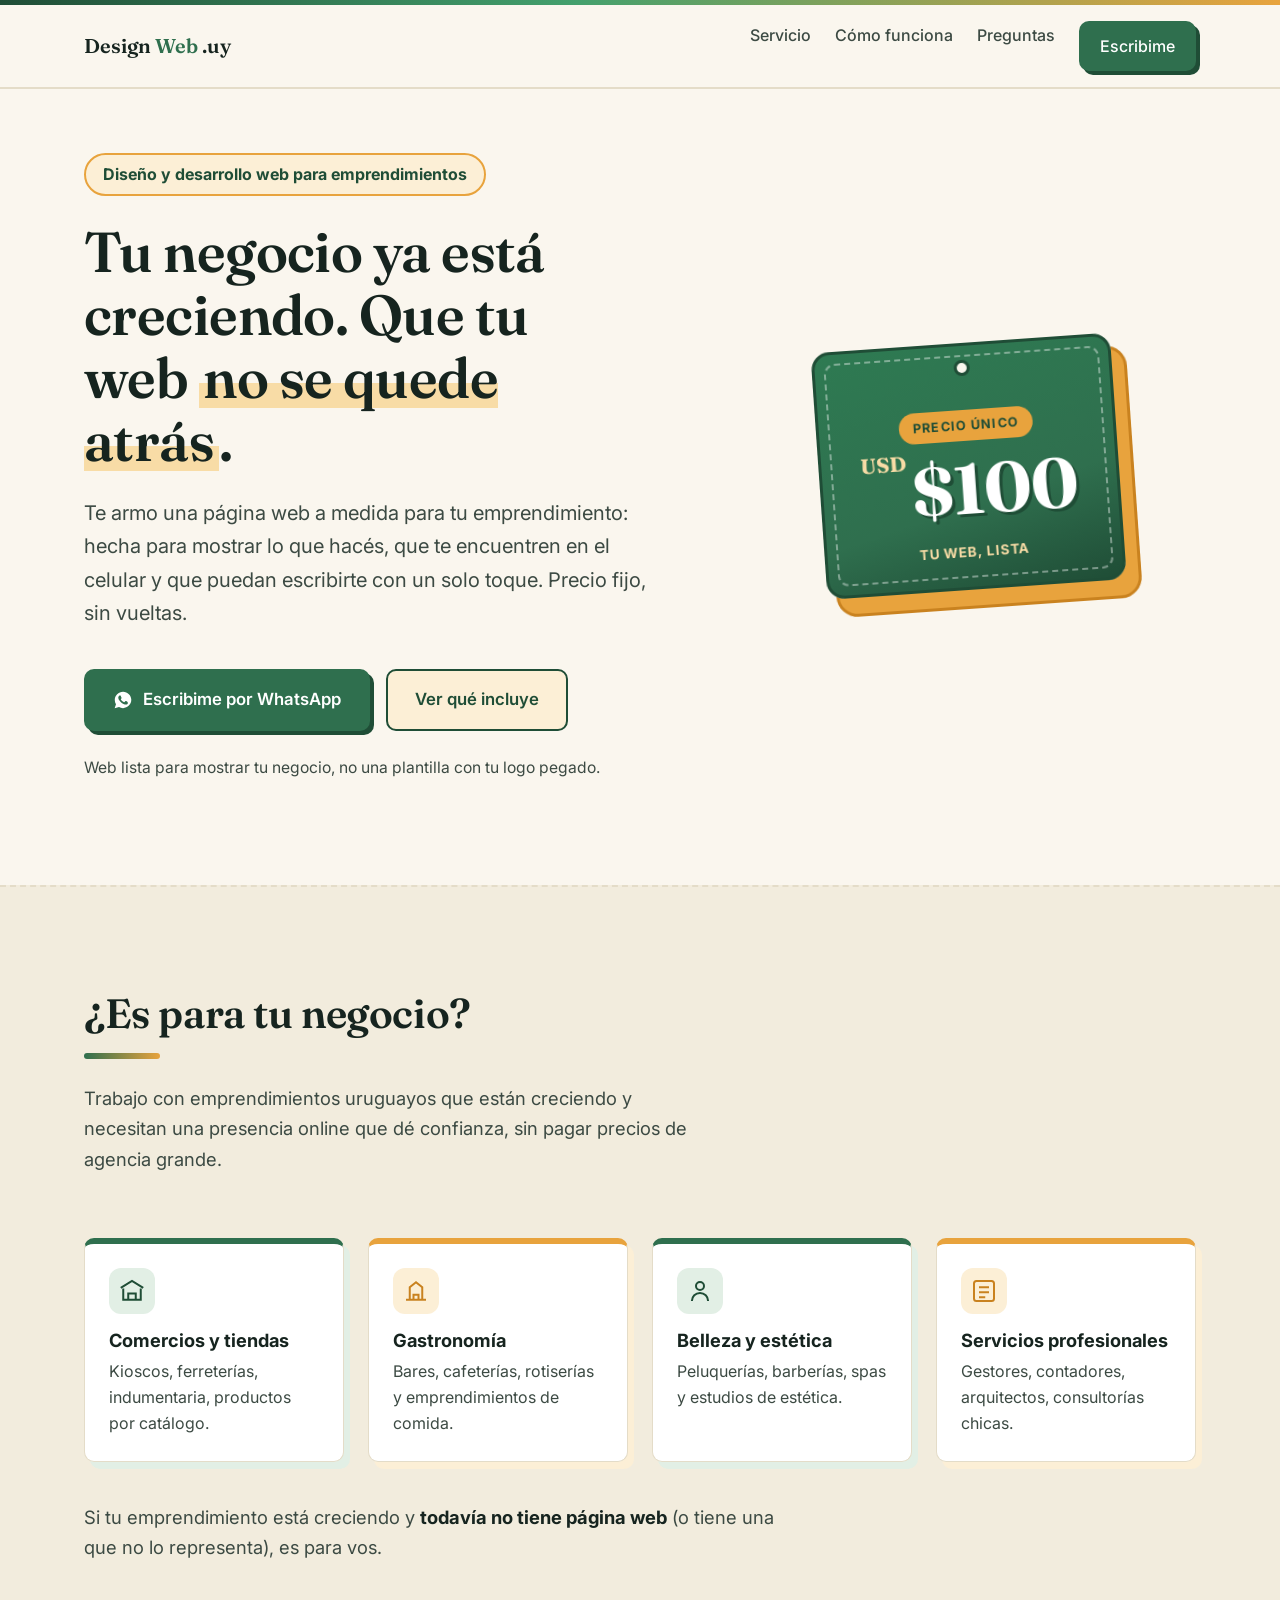
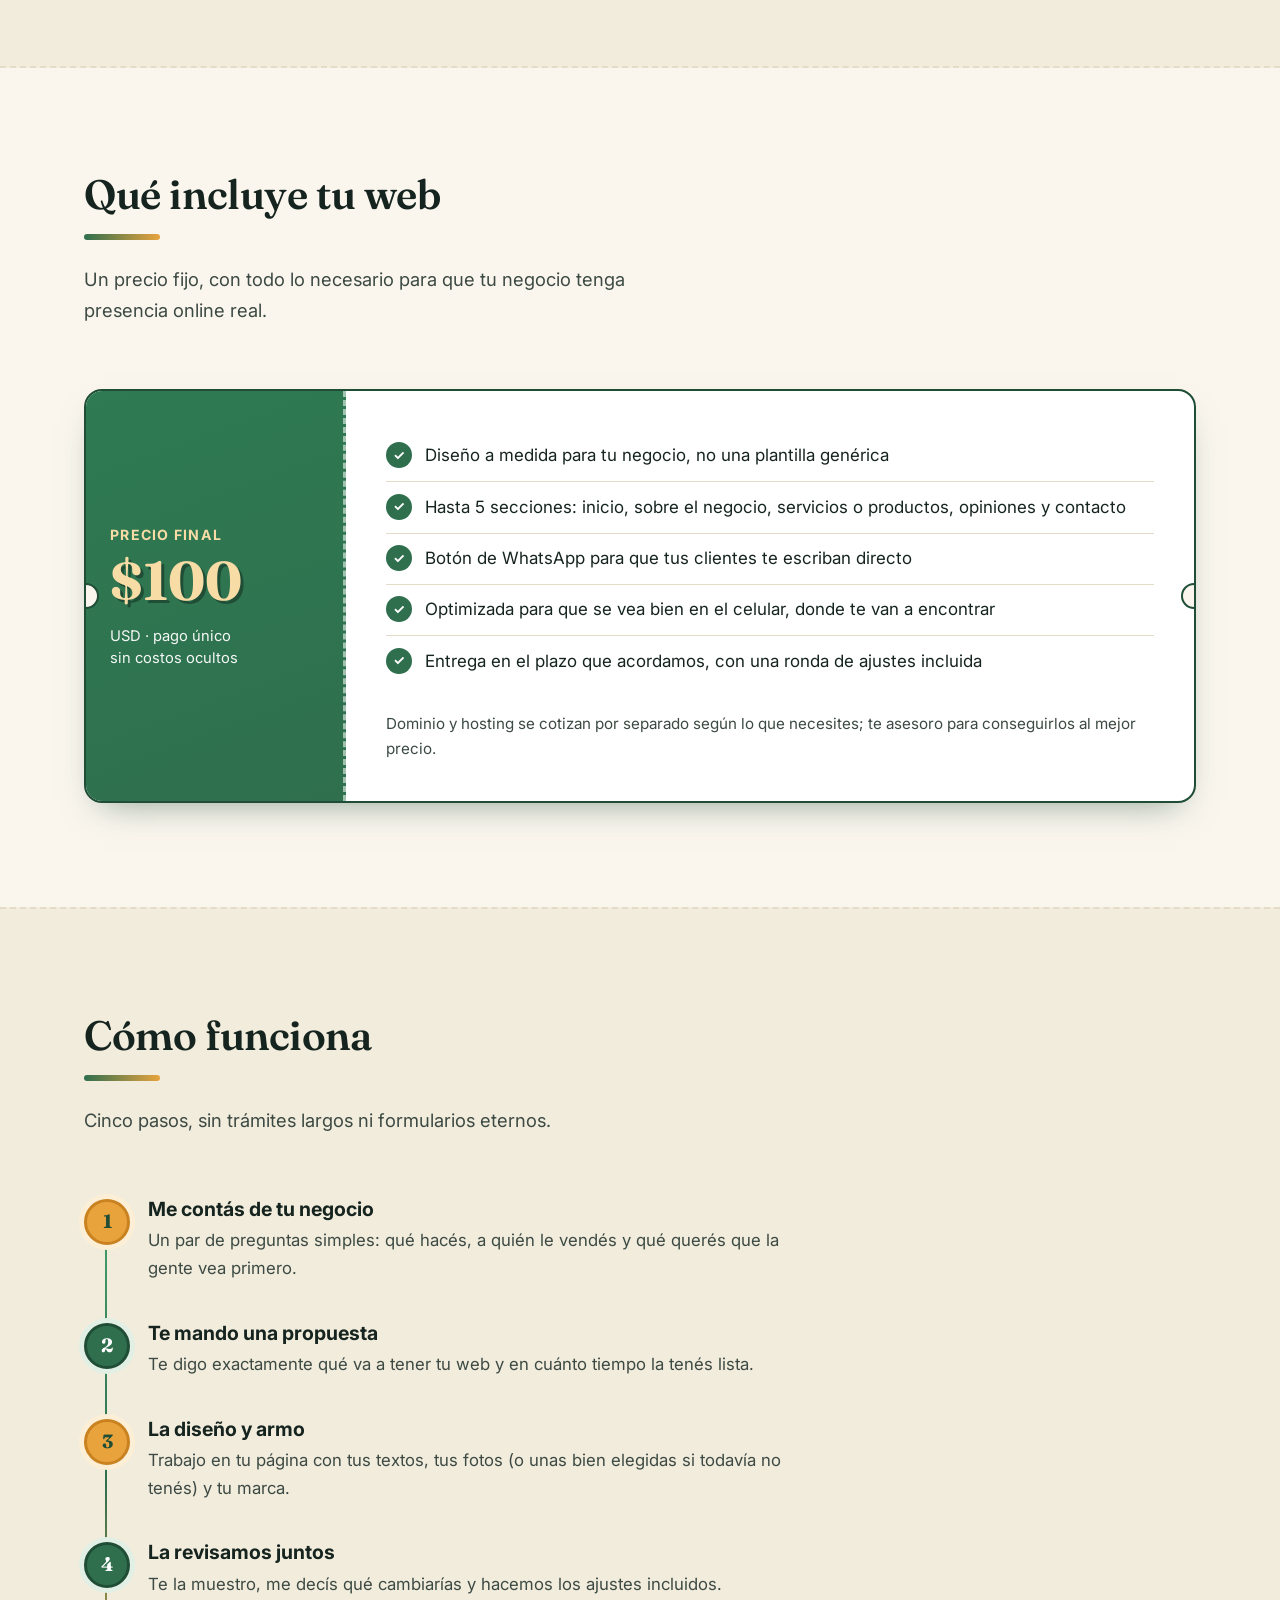
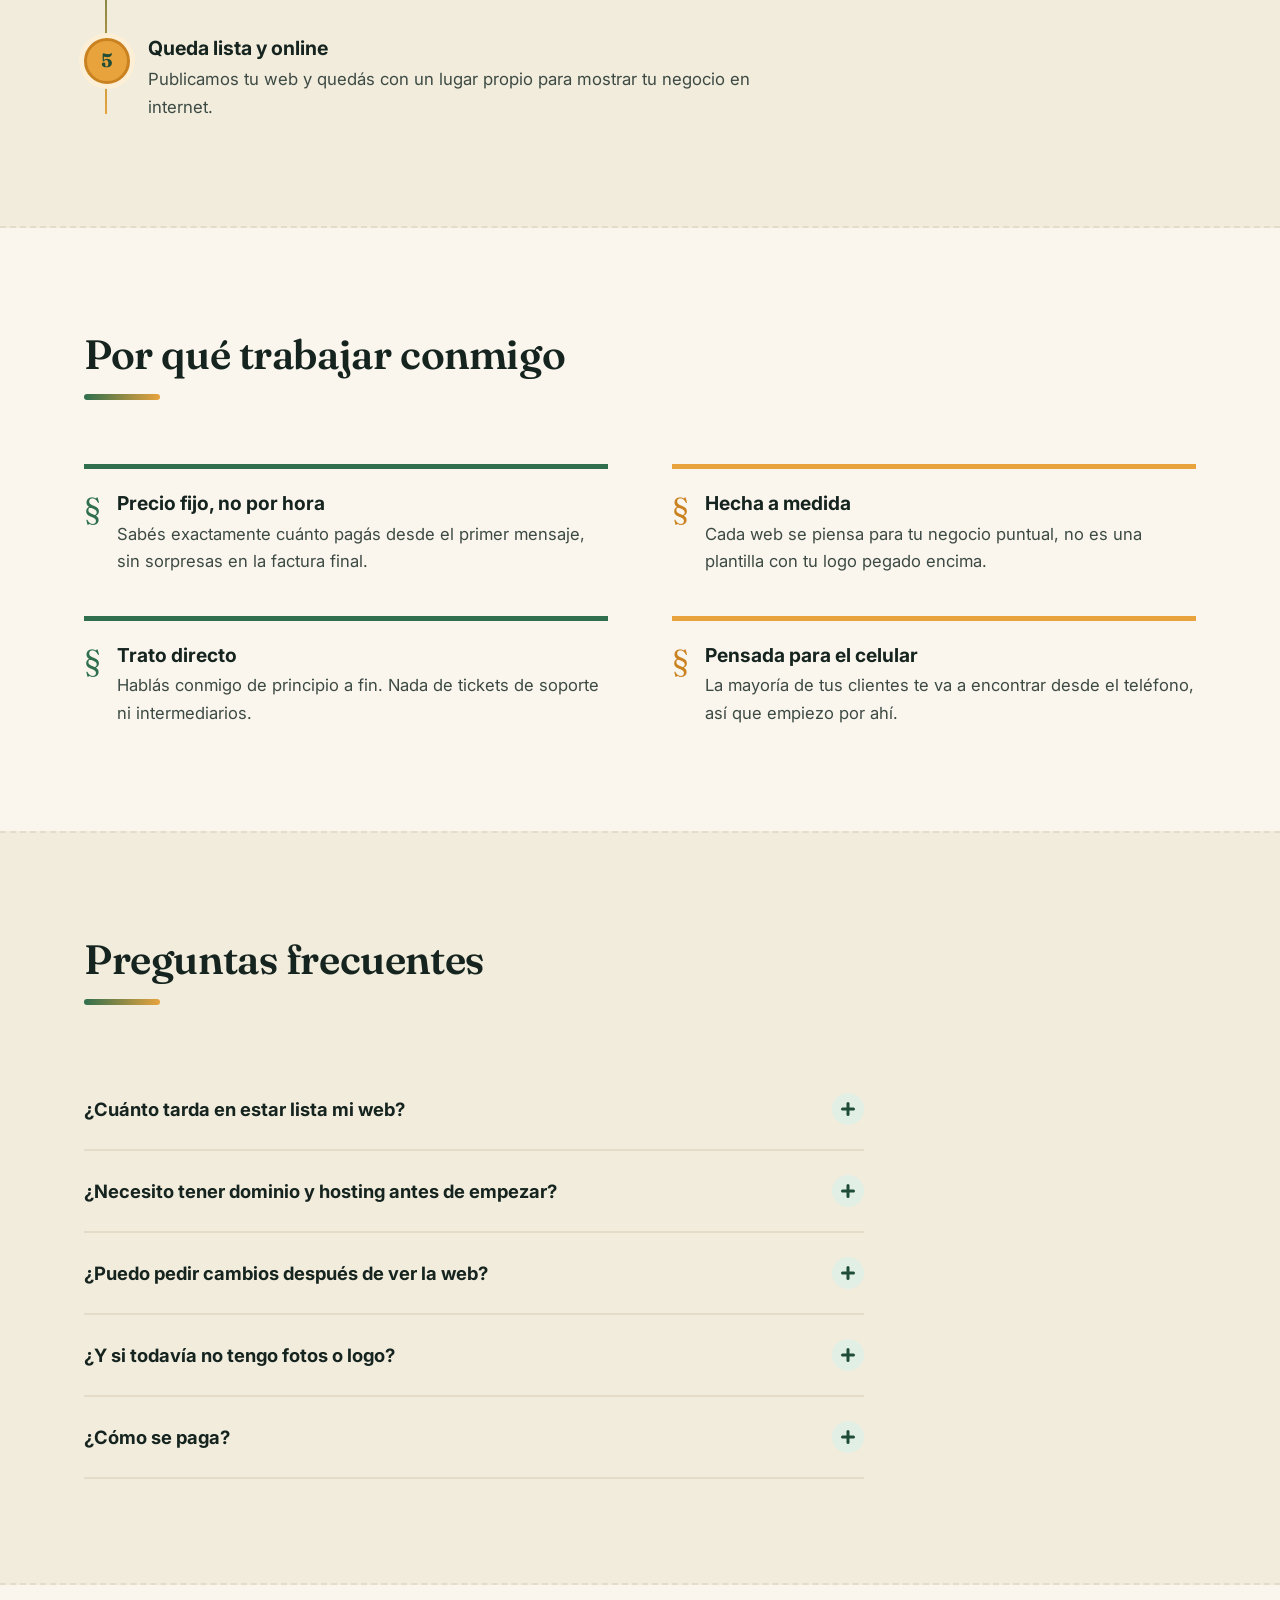
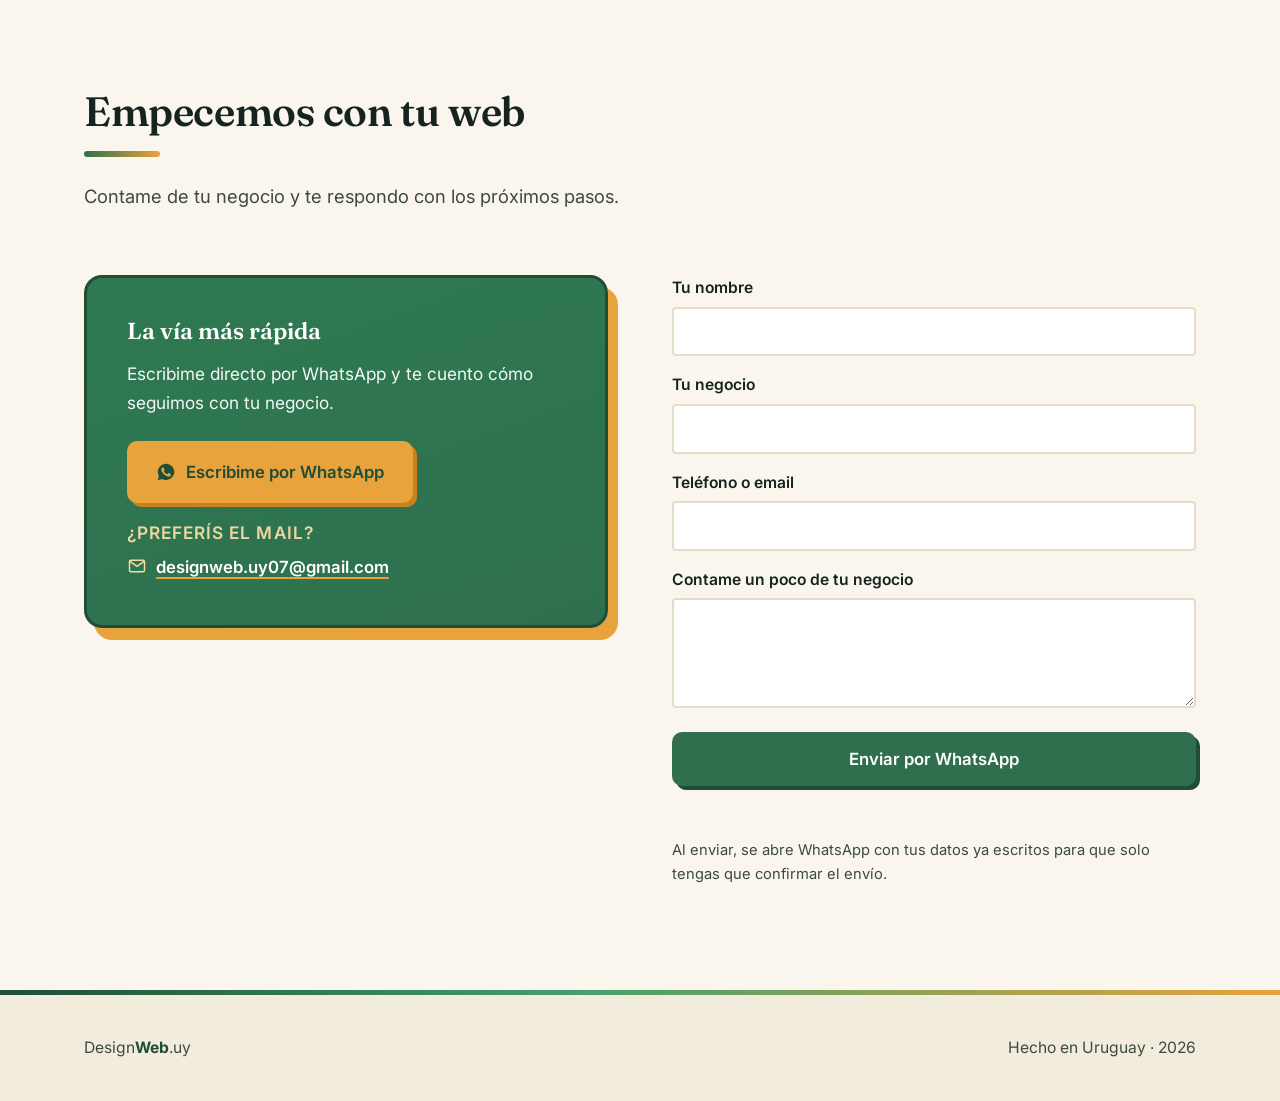
<file: index.html>
<!DOCTYPE html>
<html lang="es-UY">
<head>
  <meta charset="UTF-8" />
  <meta name="viewport" content="width=device-width, initial-scale=1.0" />
  <title>DesignWeb.uy — Tu página web por $100</title>
  <meta name="description" content="Páginas web a medida para emprendimientos en crecimiento en Uruguay. Precio fijo de $100, sin plantillas genéricas ni sorpresas." />

  <link rel="preconnect" href="https://fonts.googleapis.com">
  <link rel="preconnect" href="https://fonts.gstatic.com" crossorigin>
  <link href="https://fonts.googleapis.com/css2?family=Fraunces:opsz,wght@9..144,500;9..144,600;9..144,700&family=Inter:wght@400;500;600;700&display=swap" rel="stylesheet">

  <style>
/* =========================================================
   DesignWeb.uy — Sistema de diseño
   Paleta: tinta verde-carbón + verde crecimiento + mostaza
   Tipografía: Fraunces (display) + Inter (texto)
   ========================================================= */

:root {
  --ink: #16241f;
  --ink-soft: #3c4a43;
  --paper: #faf6ee;
  --paper-dim: #f2ecdd;
  --green: #2f6f4e;
  --green-deep: #1f4d36;
  --green-mid: #2e7a52;
  --green-bright: #43a06d;
  --green-tint: #e2efe5;
  --gold: #e8a33d;
  --gold-deep: #c9821f;
  --gold-soft: #f8dca6;
  --gold-tint: #fcefd6;
  --sand: #e4dcc8;
  --white: #ffffff;

  --font-display: "Fraunces", Georgia, serif;
  --font-body: "Inter", -apple-system, BlinkMacSystemFont, "Segoe UI", sans-serif;

  --max-w: 1160px;
  --radius-sm: 4px;
  --radius-md: 10px;
  --radius-lg: 18px;

  --space-1: 0.5rem;
  --space-2: 1rem;
  --space-3: 1.5rem;
  --space-4: 2.5rem;
  --space-5: 4rem;
  --space-6: 6.5rem;
}

/* ---------- Reset base ---------- */
*,
*::before,
*::after {
  box-sizing: border-box;
}

html {
  scroll-behavior: smooth;
}

@media (prefers-reduced-motion: reduce) {
  html {
    scroll-behavior: auto;
  }
  *,
  *::before,
  *::after {
    animation-duration: 0.01ms !important;
    animation-iteration-count: 1 !important;
    transition-duration: 0.01ms !important;
    scroll-behavior: auto !important;
  }
}

body {
  margin: 0;
  background: var(--paper);
  color: var(--ink);
  font-family: var(--font-body);
  font-size: 1.075rem;
  line-height: 1.65;
  -webkit-font-smoothing: antialiased;
}

img,
svg {
  display: block;
  max-width: 100%;
}

a {
  color: inherit;
}

h1,
h2,
h3,
h4 {
  font-family: var(--font-display);
  font-weight: 600;
  line-height: 1.12;
  margin: 0;
  color: var(--ink);
}

p {
  margin: 0;
}

ul {
  margin: 0;
  padding: 0;
  list-style: none;
}

button {
  font-family: inherit;
  cursor: pointer;
}

.container {
  max-width: var(--max-w);
  margin: 0 auto;
  padding: 0 var(--space-3);
}

.visually-hidden {
  position: absolute;
  width: 1px;
  height: 1px;
  overflow: hidden;
  clip: rect(0 0 0 0);
  white-space: nowrap;
}

:focus-visible {
  outline: 3px solid var(--gold);
  outline-offset: 3px;
}

/* ---------- Botones ---------- */
.btn {
  display: inline-flex;
  align-items: center;
  gap: 0.6rem;
  padding: 0.95rem 1.7rem;
  border-radius: var(--radius-md);
  font-weight: 600;
  font-size: 1.05rem;
  text-decoration: none;
  border: 2px solid transparent;
  transition: transform 0.15s ease, background-color 0.15s ease, border-color 0.15s ease,
    box-shadow 0.15s ease;
  min-height: 48px;
}

.btn:hover {
  transform: translateY(-1px);
}

.btn:active {
  transform: translateY(0);
}

.btn--primary {
  background: var(--green);
  color: var(--white);
  box-shadow: 4px 4px 0 var(--green-deep);
}

.btn--primary:hover {
  background: var(--green-bright);
  box-shadow: 5px 6px 0 var(--green-deep);
}

.btn--ghost {
  background: var(--gold-tint);
  border-color: var(--green-deep);
  color: var(--green-deep);
}

.btn--ghost:hover {
  background: var(--gold-soft);
  border-color: var(--gold-deep);
  color: var(--green-deep);
}

.btn--block {
  width: 100%;
  justify-content: center;
}

.btn svg {
  flex-shrink: 0;
}

/* ---------- Header ---------- */
.site-header {
  position: sticky;
  top: 0;
  z-index: 40;
  background: rgba(250, 246, 238, 0.92);
  backdrop-filter: blur(6px);
  border-bottom: 2px solid var(--sand);
}

/* Franja de color que abre el sitio */
.site-header::before {
  content: "";
  display: block;
  height: 5px;
  background: linear-gradient(90deg, var(--green-deep) 0%, var(--green-bright) 45%, var(--gold) 100%);
}

.site-header__inner {
  display: flex;
  align-items: center;
  justify-content: space-between;
  padding-top: var(--space-2);
  padding-bottom: var(--space-2);
}

.logo {
  display: flex;
  align-items: baseline;
  gap: 0.25rem;
  font-family: var(--font-display);
  font-weight: 600;
  font-size: 1.25rem;
  text-decoration: none;
  color: var(--ink);
}

.logo span {
  color: var(--green);
}

.main-nav {
  display: flex;
  align-items: center;
  gap: var(--space-4);
}

.main-nav__links {
  display: flex;
  gap: var(--space-3);
}

.main-nav__links a {
  text-decoration: none;
  font-weight: 500;
  font-size: 1rem;
  color: var(--ink-soft);
  position: relative;
  padding: 0.25rem 0;
}

.main-nav__links a.btn {
  color: var(--white);
  padding: 0.6rem 1.2rem;
}

.main-nav__links a.btn::after {
  display: none;
}

.main-nav__links a::after {
  content: "";
  position: absolute;
  left: 0;
  bottom: -2px;
  width: 0;
  height: 3px;
  background: linear-gradient(90deg, var(--green) 0%, var(--gold) 100%);
  transition: width 0.2s ease;
}

.main-nav__links a:hover::after,
.main-nav__links a:focus-visible::after {
  width: 100%;
}

.nav-toggle {
  display: none;
  background: none;
  border: none;
  padding: 0.5rem;
}

.nav-toggle span {
  display: block;
  width: 24px;
  height: 3px;
  background: var(--green-deep);
  margin: 5px 0;
  transition: transform 0.2s ease, opacity 0.2s ease;
}

/* ---------- Hero ---------- */
.hero {
  padding: var(--space-5) 0 var(--space-6);
  overflow: hidden;
}

.hero .container {
  display: grid;
  grid-template-columns: 1.1fr 0.9fr;
  gap: var(--space-5);
  align-items: center;
}

.hero__kicker {
  display: inline-block;
  font-size: 1rem;
  color: var(--green-deep);
  font-weight: 700;
  background: var(--gold-tint);
  border: 2px solid var(--gold);
  border-radius: 999px;
  padding: 0.4rem 1.05rem;
  margin-bottom: var(--space-3);
}

.hero__title {
  font-size: clamp(2.3rem, 4.4vw, 3.7rem);
  max-width: 15ch;
  letter-spacing: -0.01em;
}

/* Trazo mostaza que resalta la frase clave del título */
.hl {
  font-style: normal;
  background: linear-gradient(
    180deg,
    transparent 58%,
    var(--gold-soft) 58%,
    var(--gold-soft) 94%,
    transparent 94%
  );
  padding: 0 0.08em;
}

.hero__lead {
  margin-top: var(--space-3);
  font-size: 1.26rem;
  color: var(--ink-soft);
  max-width: 46ch;
}

.hero__actions {
  margin-top: var(--space-4);
  display: flex;
  flex-wrap: wrap;
  gap: var(--space-2);
}

.hero__note {
  margin-top: var(--space-3);
  font-size: 0.98rem;
  color: var(--ink-soft);
}

/* Etiqueta de precio estilo cartel de negocio */
.price-tag-wrap {
  display: flex;
  justify-content: center;
}

.price-tag {
  --rotate: -4deg;
  position: relative;
  background: linear-gradient(165deg, var(--green-mid) 0%, var(--green) 62%, var(--green-deep) 100%);
  color: var(--white);
  width: 300px;
  padding: var(--space-4) var(--space-3) var(--space-3);
  border-radius: var(--radius-lg);
  border: 3px solid var(--green-deep);
  transform: rotate(var(--rotate));
  box-shadow: 12px 16px 0 var(--gold), 12px 16px 0 3px var(--gold-deep);
  opacity: 0;
  transform-origin: top center;
  text-align: center;
}

/* Contorno punteado interior, igual que el motivo del ticket */
.price-tag::after {
  content: "";
  position: absolute;
  inset: 9px;
  border: 2px dashed rgba(255, 255, 255, 0.4);
  border-radius: 11px;
  pointer-events: none;
}

.price-tag__hole {
  position: absolute;
  top: 14px;
  left: 50%;
  transform: translateX(-50%);
  width: 16px;
  height: 16px;
  background: var(--paper);
  border-radius: 50%;
  border: 3px solid var(--green-deep);
  z-index: 2;
}

.price-tag__eyebrow {
  display: inline-block;
  font-size: 0.8rem;
  font-weight: 700;
  letter-spacing: 0.09em;
  text-transform: uppercase;
  color: var(--green-deep);
  background: var(--gold);
  border-radius: 999px;
  padding: 0.3rem 0.9rem;
  margin-top: var(--space-3);
}

.price-tag__amount {
  font-family: var(--font-display);
  font-weight: 700;
  font-size: 4.4rem;
  line-height: 1;
  margin-top: 0.85rem;
  text-shadow: 3px 3px 0 var(--green-deep);
}

.price-tag__amount sup {
  position: relative;
  top: -1.45rem;
  font-size: 1.3rem;
  margin-right: 0.2rem;
  color: var(--gold-soft);
  text-shadow: none;
}

.price-tag__amount small {
  font-size: 1.1rem;
  font-family: var(--font-body);
  font-weight: 600;
}

.price-tag__foot {
  display: block;
  margin-top: var(--space-2);
  font-size: 0.85rem;
  font-weight: 700;
  letter-spacing: 0.06em;
  text-transform: uppercase;
  color: var(--gold-soft);
}

/* Animación de entrada (único momento orquestado) */
.hero__title,
.hero__lead,
.hero__actions,
.hero__note {
  opacity: 0;
  transform: translateY(14px);
  animation: rise 0.7s ease forwards;
}

.hero__title { animation-delay: 0.05s; }
.hero__lead { animation-delay: 0.18s; }
.hero__actions { animation-delay: 0.3s; }
.hero__note { animation-delay: 0.4s; }

.price-tag {
  animation: settle 0.8s cubic-bezier(0.2, 0.8, 0.3, 1) 0.35s forwards;
}

@keyframes rise {
  to {
    opacity: 1;
    transform: translateY(0);
  }
}

@keyframes settle {
  0% {
    opacity: 0;
    transform: rotate(6deg) translateY(-30px) scale(0.9);
  }
  100% {
    opacity: 1;
    transform: rotate(var(--rotate)) translateY(0) scale(1);
  }
}

@media (prefers-reduced-motion: reduce) {
  .hero__title,
  .hero__lead,
  .hero__actions,
  .hero__note,
  .price-tag {
    opacity: 1;
    transform: none;
    animation: none;
  }
}

/* ---------- Secciones genéricas ---------- */
section {
  padding: var(--space-6) 0;
}

.section__head {
  max-width: 56ch;
  margin-bottom: var(--space-5);
}

.section__title {
  font-size: clamp(1.9rem, 3.2vw, 2.6rem);
  letter-spacing: -0.01em;
}

/* Subrayado verde → mostaza bajo cada título de sección */
.section__title::after {
  content: "";
  display: block;
  width: 76px;
  height: 6px;
  margin-top: var(--space-2);
  border-radius: 999px;
  background: linear-gradient(90deg, var(--green) 0%, var(--gold) 100%);
}

.section__lead {
  margin-top: var(--space-3);
  color: var(--ink-soft);
  font-size: 1.15rem;
}

.section--alt {
  background: var(--paper-dim);
  border-top: 2px dashed var(--sand);
  border-bottom: 2px dashed var(--sand);
}

/* ---------- Para quién es ---------- */
.audience-grid {
  display: grid;
  grid-template-columns: repeat(4, 1fr);
  gap: var(--space-3);
}

.audience-card {
  border: 1.5px solid var(--sand);
  border-top: 6px solid var(--green);
  border-radius: var(--radius-md);
  padding: var(--space-3);
  background: var(--white);
  box-shadow: 6px 7px 0 var(--green-tint);
  transition: transform 0.18s ease, box-shadow 0.18s ease;
}

.audience-card:hover {
  transform: translateY(-3px);
  box-shadow: 8px 11px 0 var(--green-tint);
}

/* Alternamos verde y mostaza para que la grilla tenga ritmo de color */
.audience-card:nth-child(2n) {
  border-top-color: var(--gold);
  box-shadow: 6px 7px 0 var(--gold-tint);
}

.audience-card:nth-child(2n):hover {
  box-shadow: 8px 11px 0 var(--gold-tint);
}

.audience-card__icon {
  width: 46px;
  height: 46px;
  padding: 8px;
  border-radius: 12px;
  background: var(--green-tint);
  color: var(--green-deep);
  margin-bottom: var(--space-2);
}

.audience-card:nth-child(2n) .audience-card__icon {
  background: var(--gold-tint);
  color: var(--gold-deep);
}

.audience-card h3 {
  font-size: 1.14rem;
  font-family: var(--font-body);
  font-weight: 700;
}

.audience-card p {
  margin-top: 0.45rem;
  font-size: 1rem;
  color: var(--ink-soft);
}

.audience-foot {
  margin-top: var(--space-4);
  font-size: 1.15rem;
  color: var(--ink-soft);
  max-width: 60ch;
}

.audience-foot strong {
  color: var(--ink);
}

/* ---------- Ticket "Qué incluye" ---------- */
.ticket {
  position: relative;
  display: grid;
  grid-template-columns: 260px 1fr;
  background: var(--white);
  border: 2.5px solid var(--green-deep);
  border-radius: var(--radius-lg);
  overflow: hidden;
  box-shadow: 0 16px 34px -18px rgba(31, 77, 54, 0.55);
}

.ticket::before,
.ticket::after {
  content: "";
  position: absolute;
  top: 50%;
  width: 26px;
  height: 26px;
  background: var(--paper);
  border: 2.5px solid var(--green-deep);
  border-radius: 50%;
  transform: translateY(-50%);
  z-index: 2;
}

.ticket::before { left: -13px; }
.ticket::after { right: -13px; }

.ticket__stub {
  background: linear-gradient(160deg, var(--green-mid) 0%, var(--green) 100%);
  color: var(--white);
  padding: var(--space-4) var(--space-3);
  display: flex;
  flex-direction: column;
  justify-content: center;
  border-right: 3px dashed rgba(255, 255, 255, 0.55);
}

.ticket__stub-label {
  font-size: 0.88rem;
  font-weight: 700;
  letter-spacing: 0.09em;
  text-transform: uppercase;
  color: var(--gold-soft);
}

.ticket__stub-amount {
  font-family: var(--font-display);
  font-weight: 700;
  font-size: 3.4rem;
  line-height: 1;
  margin-top: 0.5rem;
  color: var(--gold-soft);
  text-shadow: 3px 3px 0 var(--green-deep);
}

.ticket__stub-note {
  margin-top: var(--space-2);
  font-size: 0.92rem;
  opacity: 0.95;
  line-height: 1.5;
}

.ticket__body {
  padding: var(--space-4) var(--space-4);
}

.ticket__list li {
  display: flex;
  align-items: flex-start;
  gap: 0.8rem;
  padding: 0.7rem 0;
  border-bottom: 1.5px solid var(--sand);
  font-size: 1.06rem;
}

.ticket__list li:last-child {
  border-bottom: none;
}

.ticket__list li::before {
  content: "✓";
  display: inline-flex;
  align-items: center;
  justify-content: center;
  width: 26px;
  height: 26px;
  border-radius: 50%;
  background: var(--green);
  color: var(--white);
  font-size: 0.85rem;
  font-weight: 700;
  flex-shrink: 0;
}

.ticket__disclaimer {
  margin-top: var(--space-3);
  font-size: 0.95rem;
  color: var(--ink-soft);
}

/* ---------- Cómo funciona ---------- */
.steps {
  position: relative;
  display: grid;
  gap: var(--space-4);
  padding-left: var(--space-5);
}

.steps__line {
  position: absolute;
  left: 21px;
  top: 8px;
  bottom: 8px;
  width: 2px;
  background: var(--sand);
}

.steps__line-fill {
  position: absolute;
  left: 0;
  top: 0;
  width: 100%;
  height: 0%;
  background: linear-gradient(180deg, var(--green-bright) 0%, var(--green) 55%, var(--gold) 100%);
  transition: height 1.1s ease;
}

.step {
  position: relative;
}

.step__index {
  position: absolute;
  left: calc(-1 * var(--space-5));
  top: 0;
  width: 46px;
  height: 46px;
  border-radius: 50%;
  background: var(--green);
  border: 3px solid var(--green-deep);
  color: var(--white);
  font-family: var(--font-display);
  font-weight: 700;
  font-size: 1.2rem;
  box-shadow: 0 0 0 5px var(--green-tint);
  display: flex;
  align-items: center;
  justify-content: center;
}

/* Un paso de cada dos en mostaza, para que la escalera tenga color */
.step:nth-of-type(2n) .step__index {
  background: var(--gold);
  border-color: var(--gold-deep);
  color: var(--green-deep);
  box-shadow: 0 0 0 5px var(--gold-tint);
}

.step h3 {
  font-size: 1.22rem;
  font-family: var(--font-body);
  font-weight: 700;
}

.step p {
  margin-top: 0.4rem;
  font-size: 1.05rem;
  color: var(--ink-soft);
  max-width: 60ch;
}

/* ---------- Por qué elegirnos ---------- */
.reasons {
  display: grid;
  grid-template-columns: repeat(2, 1fr);
  gap: var(--space-4) var(--space-5);
}

.reason {
  display: flex;
  gap: var(--space-2);
  border-top: 5px solid var(--green);
  padding-top: var(--space-3);
}

.reason:nth-child(2n) {
  border-top-color: var(--gold);
}

.reason__mark {
  font-family: var(--font-display);
  font-size: 1.9rem;
  line-height: 1;
  color: var(--green);
  flex-shrink: 0;
}

.reason:nth-child(2n) .reason__mark {
  color: var(--gold-deep);
}

.reason h3 {
  font-size: 1.2rem;
  font-family: var(--font-body);
  font-weight: 700;
}

.reason p {
  margin-top: 0.4rem;
  color: var(--ink-soft);
  font-size: 1.04rem;
}

/* ---------- FAQ ---------- */
.faq {
  max-width: 780px;
}

.faq-item {
  border-bottom: 2px solid var(--sand);
}

.faq-item__question {
  width: 100%;
  background: none;
  border: none;
  text-align: left;
  padding: var(--space-3) 0;
  display: flex;
  justify-content: space-between;
  align-items: center;
  gap: var(--space-2);
  font-size: 1.15rem;
  font-weight: 700;
  color: var(--ink);
  transition: color 0.15s ease;
}

.faq-item__question:hover,
.faq-item[open] .faq-item__question {
  color: var(--green-deep);
}

.faq-item__icon {
  flex-shrink: 0;
  width: 32px;
  height: 32px;
  border-radius: 50%;
  background: var(--green-tint);
  position: relative;
  transition: background-color 0.2s ease;
}

.faq-item[open] .faq-item__icon {
  background: var(--gold);
}

.faq-item__icon::before,
.faq-item__icon::after {
  content: "";
  position: absolute;
  background: var(--green-deep);
  top: 50%;
  left: 50%;
  transform: translate(-50%, -50%);
  transition: transform 0.2s ease, opacity 0.2s ease;
}

.faq-item__icon::before {
  width: 14px;
  height: 3px;
  border-radius: 2px;
}

.faq-item__icon::after {
  width: 3px;
  height: 14px;
  border-radius: 2px;
}

.faq-item[open] .faq-item__icon::after {
  opacity: 0;
  transform: translate(-50%, -50%) rotate(90deg);
}

.faq-item__answer {
  padding: 0 0 var(--space-3);
  color: var(--ink-soft);
  font-size: 1.05rem;
  max-width: 65ch;
}

/* Usamos <details> nativo, sin marcador por defecto */
.faq-item summary {
  list-style: none;
  cursor: pointer;
}

.faq-item summary::-webkit-details-marker {
  display: none;
}

/* ---------- Contacto ---------- */
.contact {
  display: grid;
  grid-template-columns: 1fr 1fr;
  gap: var(--space-5);
  align-items: start;
}

.contact__whatsapp {
  background: linear-gradient(160deg, var(--green-mid) 0%, var(--green) 100%);
  color: var(--white);
  border: 3px solid var(--green-deep);
  border-radius: var(--radius-lg);
  padding: var(--space-4);
  box-shadow: 10px 12px 0 var(--gold);
}

.contact__whatsapp h3 {
  font-size: 1.45rem;
  color: var(--white);
}

.contact__whatsapp p {
  margin-top: var(--space-2);
  font-size: 1.08rem;
  opacity: 0.95;
  max-width: 40ch;
}

.contact__whatsapp .btn {
  margin-top: var(--space-3);
  background: var(--gold);
  color: var(--green-deep);
  box-shadow: 4px 4px 0 var(--gold-deep);
}

.contact__whatsapp .btn:hover {
  background: var(--gold-deep);
  color: var(--white);
}

/* Alternativa por mail, dentro de la tarjeta verde */
.contact__alt {
  margin-top: var(--space-3);
  font-size: 0.95rem;
  font-weight: 600;
  letter-spacing: 0.06em;
  text-transform: uppercase;
  color: var(--gold-soft);
}

.contact__mail {
  display: inline-flex;
  align-items: flex-start;
  gap: 0.55rem;
  margin-top: 0.4rem;
  font-size: 1.05rem;
  font-weight: 600;
  color: var(--white);
  text-decoration: underline;
  text-decoration-color: var(--gold);
  text-decoration-thickness: 2px;
  text-underline-offset: 4px;
  overflow-wrap: break-word;
}

.contact__mail:hover {
  text-decoration-color: var(--white);
}

.contact__mail svg {
  flex-shrink: 0;
  margin-top: 2px;
  color: var(--gold-soft);
}

.form-field {
  margin-bottom: var(--space-2);
}

.form-field label {
  display: block;
  font-size: 0.98rem;
  font-weight: 600;
  margin-bottom: 0.35rem;
}

.form-field input,
.form-field textarea {
  width: 100%;
  padding: 0.8rem 0.95rem;
  border: 2px solid var(--sand);
  border-radius: var(--radius-sm);
  font-family: inherit;
  font-size: 1.05rem;
  background: var(--white);
  color: var(--ink);
}

.form-field input:focus,
.form-field textarea:focus {
  border-color: var(--green);
  outline: none;
  box-shadow: 0 0 0 4px var(--gold-tint);
}

.form-note {
  font-size: 0.92rem;
  color: var(--ink-soft);
  margin-top: var(--space-2);
}

.form-status {
  margin-top: var(--space-2);
  font-size: 1rem;
  font-weight: 600;
  color: var(--green-deep);
  min-height: 1.2em;
}

/* ---------- Footer ---------- */
.site-footer {
  border-top: 5px solid transparent;
  border-image: linear-gradient(90deg, var(--green-deep) 0%, var(--green-bright) 45%, var(--gold) 100%) 1;
  background: var(--paper-dim);
  padding: var(--space-4) 0;
}

.site-footer .container {
  display: flex;
  flex-wrap: wrap;
  justify-content: space-between;
  gap: var(--space-2);
  align-items: center;
  font-size: 0.98rem;
  color: var(--ink-soft);
}

.site-footer a {
  text-decoration: none;
  font-weight: 700;
  color: var(--green-deep);
}

/* ---------- Responsive ---------- */
@media (max-width: 960px) {
  .hero .container {
    grid-template-columns: 1fr;
  }

  .price-tag-wrap {
    order: -1;
  }

  .price-tag {
    width: 260px;
  }

  .price-tag__amount {
    font-size: 3.9rem;
  }

  .price-tag__amount sup {
    top: -1.25rem;
  }

  .audience-grid {
    grid-template-columns: repeat(2, 1fr);
  }

  .reasons {
    grid-template-columns: 1fr;
    gap: var(--space-3);
  }

  .contact {
    grid-template-columns: 1fr;
  }
}

@media (max-width: 720px) {
  .main-nav__links {
    position: fixed;
    inset: 64px var(--space-3) auto var(--space-3);
    background: var(--paper);
    border: 1px solid var(--sand);
    border-radius: var(--radius-md);
    flex-direction: column;
    padding: var(--space-2);
    gap: 0;
    box-shadow: 0 12px 24px rgba(22, 36, 31, 0.12);
    transform: translateY(-8px);
    opacity: 0;
    pointer-events: none;
    transition: transform 0.2s ease, opacity 0.2s ease;
  }

  .main-nav__links a {
    padding: 0.75rem 0.5rem;
  }

  .main-nav.is-open .main-nav__links {
    transform: translateY(0);
    opacity: 1;
    pointer-events: auto;
  }

  .nav-toggle {
    display: block;
  }

  .main-nav.is-open .nav-toggle span:nth-child(1) {
    transform: translateY(7px) rotate(45deg);
  }
  .main-nav.is-open .nav-toggle span:nth-child(2) {
    opacity: 0;
  }
  .main-nav.is-open .nav-toggle span:nth-child(3) {
    transform: translateY(-7px) rotate(-45deg);
  }
}

@media (max-width: 620px) {
  .audience-grid {
    grid-template-columns: 1fr;
  }

  .ticket {
    grid-template-columns: 1fr;
  }

  .ticket__stub {
    border-right: none;
    border-bottom: 2px dashed rgba(255, 255, 255, 0.35);
  }

  .ticket::before {
    top: -13px;
    left: 50%;
    transform: translateX(-50%);
  }

  .ticket::after {
    top: auto;
    bottom: -13px;
    left: 50%;
    right: auto;
    transform: translateX(-50%);
  }

  .steps {
    padding-left: var(--space-4);
  }

  .step__index {
    left: calc(-1 * var(--space-4));
    width: 38px;
    height: 38px;
    font-size: 1rem;
    box-shadow: 0 0 0 4px var(--green-tint);
  }

  .step:nth-of-type(2n) .step__index {
    box-shadow: 0 0 0 4px var(--gold-tint);
  }

  /* Ajuste fino para celular: texto grande pero sin desbordes */
  body {
    font-size: 1.03rem;
  }

  .hero__lead {
    font-size: 1.15rem;
  }

  .section__lead {
    font-size: 1.08rem;
  }

  .price-tag {
    width: 240px;
  }

  .price-tag__amount {
    font-size: 3.5rem;
  }

  .price-tag__amount sup {
    top: -1.1rem;
    font-size: 1.15rem;
  }

  .ticket__stub-amount {
    font-size: 3rem;
  }

  .contact__whatsapp {
    padding: var(--space-3);
    box-shadow: 7px 8px 0 var(--gold);
  }

  .contact__mail {
    font-size: 0.98rem;
  }
}

  </style>
</head>
<body>

  <header class="site-header">
    <div class="container site-header__inner">
      <a href="#inicio" class="logo">Design<span>Web</span>.uy</a>

      <nav class="main-nav" id="main-nav">
        <ul class="main-nav__links">
          <li><a href="#servicio">Servicio</a></li>
          <li><a href="#como-funciona">Cómo funciona</a></li>
          <li><a href="#preguntas">Preguntas</a></li>
          <li><a href="#contacto" class="btn btn--primary">Escribime</a></li>
        </ul>
        <button class="nav-toggle" id="nav-toggle" aria-label="Abrir menú" aria-expanded="false" aria-controls="main-nav">
          <span></span><span></span><span></span>
        </button>
      </nav>
    </div>
  </header>

  <main id="inicio">

    <!-- HERO -->
    <section class="hero">
      <div class="container">
        <div class="hero__copy">
          <p class="hero__kicker">Diseño y desarrollo web para emprendimientos</p>
          <h1 class="hero__title">Tu negocio ya está creciendo. Que tu web <em class="hl">no se quede atrás</em>.</h1>
          <p class="hero__lead">
            Te armo una página web a medida para tu emprendimiento: hecha para mostrar lo que hacés,
            que te encuentren en el celular y que puedan escribirte con un solo toque. Precio fijo,
            sin vueltas.
          </p>
          <div class="hero__actions">
            <a href="#contacto" class="btn btn--primary" id="whatsapp-hero">
              <svg width="20" height="20" viewBox="0 0 24 24" fill="currentColor" aria-hidden="true"><path d="M12.04 2C6.58 2 2.13 6.45 2.13 11.91c0 1.87.5 3.62 1.44 5.12L2 22l5.2-1.53a9.87 9.87 0 0 0 4.84 1.28h.01c5.46 0 9.91-4.45 9.91-9.91S17.5 2 12.04 2Zm5.82 14.08c-.24.68-1.4 1.3-1.93 1.38-.5.08-1.12.11-1.8-.11-.42-.13-.96-.31-1.65-.6-2.9-1.25-4.78-4.15-4.93-4.35-.15-.2-1.18-1.57-1.18-3 0-1.42.75-2.12 1.02-2.41.26-.28.57-.35.76-.35.19 0 .38 0 .55.01.18.01.42-.07.65.5.24.58.8 2 .87 2.15.07.15.11.32.02.5-.09.19-.14.3-.27.46-.13.16-.28.35-.4.47-.13.13-.27.27-.11.55.16.28.71 1.18 1.53 1.91 1.05.94 1.94 1.24 2.22 1.38.28.13.44.11.6-.06.16-.18.7-.81.88-1.09.19-.28.37-.23.62-.14.25.1 1.59.75 1.87.88.27.14.45.21.51.32.07.11.07.63-.17 1.31Z"/></svg>
              Escribime por WhatsApp
            </a>
            <a href="#servicio" class="btn btn--ghost">Ver qué incluye</a>
          </div>
          <p class="hero__note">Web lista para mostrar tu negocio, no una plantilla con tu logo pegado.</p>
        </div>

        <div class="price-tag-wrap">
          <div class="price-tag">
            <span class="price-tag__hole" aria-hidden="true"></span>
            <span class="price-tag__eyebrow">Precio único</span>
            <p class="price-tag__amount"><sup>USD</sup>$100</p>
            <span class="price-tag__foot">tu web, lista</span>
          </div>
        </div>
      </div>
    </section>

    <!-- PARA QUIÉN ES -->
    <section id="para-quien" class="section--alt">
      <div class="container">
        <div class="section__head">
          <h2 class="section__title">¿Es para tu negocio?</h2>
          <p class="section__lead">
            Trabajo con emprendimientos uruguayos que están creciendo y necesitan una presencia
            online que dé confianza, sin pagar precios de agencia grande.
          </p>
        </div>

        <div class="audience-grid">
          <article class="audience-card">
            <svg class="audience-card__icon" viewBox="0 0 24 24" fill="none" stroke="currentColor" stroke-width="1.6"><path d="M3 9.5 12 4l9 5.5"/><path d="M5 10v9h14v-9"/><path d="M9 19v-5h6v5"/></svg>
            <h3>Comercios y tiendas</h3>
            <p>Kioscos, ferreterías, indumentaria, productos por catálogo.</p>
          </article>
          <article class="audience-card">
            <svg class="audience-card__icon" viewBox="0 0 24 24" fill="none" stroke="currentColor" stroke-width="1.6"><path d="M4 19h16"/><path d="M7 19V9l5-4 5 4v10"/><path d="M10 19v-4h4v4"/></svg>
            <h3>Gastronomía</h3>
            <p>Bares, cafeterías, rotiserías y emprendimientos de comida.</p>
          </article>
          <article class="audience-card">
            <svg class="audience-card__icon" viewBox="0 0 24 24" fill="none" stroke="currentColor" stroke-width="1.6"><circle cx="12" cy="8" r="3.2"/><path d="M5.5 20a6.5 6.5 0 0 1 13 0"/></svg>
            <h3>Belleza y estética</h3>
            <p>Peluquerías, barberías, spas y estudios de estética.</p>
          </article>
          <article class="audience-card">
            <svg class="audience-card__icon" viewBox="0 0 24 24" fill="none" stroke="currentColor" stroke-width="1.6"><rect x="4" y="4" width="16" height="16" rx="2"/><path d="M8 9h8M8 13h8M8 17h5"/></svg>
            <h3>Servicios profesionales</h3>
            <p>Gestores, contadores, arquitectos, consultorías chicas.</p>
          </article>
        </div>

        <p class="audience-foot">
          Si tu emprendimiento está creciendo y <strong>todavía no tiene página web</strong>
          (o tiene una que no lo representa), es para vos.
        </p>
      </div>
    </section>

    <!-- QUÉ INCLUYE -->
    <section id="servicio">
      <div class="container">
        <div class="section__head">
          <h2 class="section__title">Qué incluye tu web</h2>
          <p class="section__lead">
            Un precio fijo, con todo lo necesario para que tu negocio tenga presencia online real.
          </p>
        </div>

        <div class="ticket">
          <div class="ticket__stub">
            <span class="ticket__stub-label">Precio final</span>
            <span class="ticket__stub-amount">$100</span>
            <p class="ticket__stub-note">USD · pago único<br>sin costos ocultos</p>
          </div>
          <div class="ticket__body">
            <ul class="ticket__list">
              <li>Diseño a medida para tu negocio, no una plantilla genérica</li>
              <li>Hasta 5 secciones: inicio, sobre el negocio, servicios o productos, opiniones y contacto</li>
              <li>Botón de WhatsApp para que tus clientes te escriban directo</li>
              <li>Optimizada para que se vea bien en el celular, donde te van a encontrar</li>
              <li>Entrega en el plazo que acordamos, con una ronda de ajustes incluida</li>
            </ul>
            <p class="ticket__disclaimer">
              Dominio y hosting se cotizan por separado según lo que necesites; te asesoro para
              conseguirlos al mejor precio.
            </p>
          </div>
        </div>
      </div>
    </section>

    <!-- CÓMO FUNCIONA -->
    <section id="como-funciona" class="section--alt">
      <div class="container">
        <div class="section__head">
          <h2 class="section__title">Cómo funciona</h2>
          <p class="section__lead">Cinco pasos, sin trámites largos ni formularios eternos.</p>
        </div>

        <div class="steps" id="steps">
          <div class="steps__line"><div class="steps__line-fill" id="steps-line-fill"></div></div>

          <div class="step">
            <span class="step__index">1</span>
            <h3>Me contás de tu negocio</h3>
            <p>Un par de preguntas simples: qué hacés, a quién le vendés y qué querés que la gente vea primero.</p>
          </div>
          <div class="step">
            <span class="step__index">2</span>
            <h3>Te mando una propuesta</h3>
            <p>Te digo exactamente qué va a tener tu web y en cuánto tiempo la tenés lista.</p>
          </div>
          <div class="step">
            <span class="step__index">3</span>
            <h3>La diseño y armo</h3>
            <p>Trabajo en tu página con tus textos, tus fotos (o unas bien elegidas si todavía no tenés) y tu marca.</p>
          </div>
          <div class="step">
            <span class="step__index">4</span>
            <h3>La revisamos juntos</h3>
            <p>Te la muestro, me decís qué cambiarías y hacemos los ajustes incluidos.</p>
          </div>
          <div class="step">
            <span class="step__index">5</span>
            <h3>Queda lista y online</h3>
            <p>Publicamos tu web y quedás con un lugar propio para mostrar tu negocio en internet.</p>
          </div>
        </div>
      </div>
    </section>

    <!-- POR QUÉ ELEGIRNOS -->
    <section id="por-que">
      <div class="container">
        <div class="section__head">
          <h2 class="section__title">Por qué trabajar conmigo</h2>
        </div>

        <div class="reasons">
          <div class="reason">
            <span class="reason__mark">§</span>
            <div>
              <h3>Precio fijo, no por hora</h3>
              <p>Sabés exactamente cuánto pagás desde el primer mensaje, sin sorpresas en la factura final.</p>
            </div>
          </div>
          <div class="reason">
            <span class="reason__mark">§</span>
            <div>
              <h3>Hecha a medida</h3>
              <p>Cada web se piensa para tu negocio puntual, no es una plantilla con tu logo pegado encima.</p>
            </div>
          </div>
          <div class="reason">
            <span class="reason__mark">§</span>
            <div>
              <h3>Trato directo</h3>
              <p>Hablás conmigo de principio a fin. Nada de tickets de soporte ni intermediarios.</p>
            </div>
          </div>
          <div class="reason">
            <span class="reason__mark">§</span>
            <div>
              <h3>Pensada para el celular</h3>
              <p>La mayoría de tus clientes te va a encontrar desde el teléfono, así que empiezo por ahí.</p>
            </div>
          </div>
        </div>
      </div>
    </section>

    <!-- FAQ -->
    <section id="preguntas" class="section--alt">
      <div class="container">
        <div class="section__head">
          <h2 class="section__title">Preguntas frecuentes</h2>
        </div>

        <div class="faq">
          <details class="faq-item" name="faq">
            <summary class="faq-item__question">
              ¿Cuánto tarda en estar lista mi web?
              <span class="faq-item__icon" aria-hidden="true"></span>
            </summary>
            <div class="faq-item__answer">
              <p>Depende de cuánto contenido tengamos listo, pero el plazo habitual se acuerda en la propuesta inicial y suele rondar entre una semana y diez días desde que me pasás todo el material.</p>
            </div>
          </details>

          <details class="faq-item" name="faq">
            <summary class="faq-item__question">
              ¿Necesito tener dominio y hosting antes de empezar?
              <span class="faq-item__icon" aria-hidden="true"></span>
            </summary>
            <div class="faq-item__answer">
              <p>No. Si todavía no tenés, te ayudo a elegir y conseguir el dominio y el hosting más convenientes para tu caso. Ese costo se cotiza aparte porque depende del proveedor.</p>
            </div>
          </details>

          <details class="faq-item" name="faq">
            <summary class="faq-item__question">
              ¿Puedo pedir cambios después de ver la web?
              <span class="faq-item__icon" aria-hidden="true"></span>
            </summary>
            <div class="faq-item__answer">
              <p>Sí, la propuesta incluye una ronda de ajustes antes de la entrega final. Cambios grandes o fuera de lo acordado se cotizan por separado.</p>
            </div>
          </details>

          <details class="faq-item" name="faq">
            <summary class="faq-item__question">
              ¿Y si todavía no tengo fotos o logo?
              <span class="faq-item__icon" aria-hidden="true"></span>
            </summary>
            <div class="faq-item__answer">
              <p>No es un problema. Podemos arrancar con imágenes provisorias bien elegidas y actualizarlas cuando las tengas, o te sugiero opciones simples para conseguir buenas fotos de tu negocio.</p>
            </div>
          </details>

          <details class="faq-item" name="faq">
            <summary class="faq-item__question">
              ¿Cómo se paga?
              <span class="faq-item__icon" aria-hidden="true"></span>
            </summary>
            <div class="faq-item__answer">
              <p>Lo conversamos por WhatsApp según lo que te resulte más cómodo. Te cuento las formas de pago disponibles apenas confirmamos el proyecto.</p>
            </div>
          </details>
        </div>
      </div>
    </section>

    <!-- CONTACTO -->
    <section id="contacto">
      <div class="container">
        <div class="section__head">
          <h2 class="section__title">Empecemos con tu web</h2>
          <p class="section__lead">Contame de tu negocio y te respondo con los próximos pasos.</p>
        </div>

        <div class="contact">
          <div class="contact__whatsapp">
            <h3>La vía más rápida</h3>
            <p>Escribime directo por WhatsApp y te cuento cómo seguimos con tu negocio.</p>
            <a href="#" class="btn" id="whatsapp-contact">
              <svg width="20" height="20" viewBox="0 0 24 24" fill="currentColor" aria-hidden="true"><path d="M12.04 2C6.58 2 2.13 6.45 2.13 11.91c0 1.87.5 3.62 1.44 5.12L2 22l5.2-1.53a9.87 9.87 0 0 0 4.84 1.28h.01c5.46 0 9.91-4.45 9.91-9.91S17.5 2 12.04 2Zm5.82 14.08c-.24.68-1.4 1.3-1.93 1.38-.5.08-1.12.11-1.8-.11-.42-.13-.96-.31-1.65-.6-2.9-1.25-4.78-4.15-4.93-4.35-.15-.2-1.18-1.57-1.18-3 0-1.42.75-2.12 1.02-2.41.26-.28.57-.35.76-.35.19 0 .38 0 .55.01.18.01.42-.07.65.5.24.58.8 2 .87 2.15.07.15.11.32.02.5-.09.19-.14.3-.27.46-.13.16-.28.35-.4.47-.13.13-.27.27-.11.55.16.28.71 1.18 1.53 1.91 1.05.94 1.94 1.24 2.22 1.38.28.13.44.11.6-.06.16-.18.7-.81.88-1.09.19-.28.37-.23.62-.14.25.1 1.59.75 1.87.88.27.14.45.21.51.32.07.11.07.63-.17 1.31Z"/></svg>
              Escribime por WhatsApp
            </a>

            <p class="contact__alt">¿Preferís el mail?</p>
            <a href="mailto:designweb.uy07@gmail.com" class="contact__mail">
              <svg width="20" height="20" viewBox="0 0 24 24" fill="none" stroke="currentColor" stroke-width="1.8" aria-hidden="true"><rect x="3" y="5" width="18" height="14" rx="2"/><path d="m3.5 6.5 8.5 6 8.5-6"/></svg>
              <span>designweb.uy07<wbr>@gmail.com</span>
            </a>
          </div>

          <form id="contact-form" novalidate>
            <div class="form-field">
              <label for="name">Tu nombre</label>
              <input type="text" id="name" name="name" autocomplete="name" required />
            </div>
            <div class="form-field">
              <label for="business">Tu negocio</label>
              <input type="text" id="business" name="business" autocomplete="organization" required />
            </div>
            <div class="form-field">
              <label for="phoneEmail">Teléfono o email</label>
              <input type="text" id="phoneEmail" name="phoneEmail" autocomplete="email" required />
            </div>
            <div class="form-field">
              <label for="message">Contame un poco de tu negocio</label>
              <textarea id="message" name="message" rows="4"></textarea>
            </div>
            <button type="submit" class="btn btn--primary btn--block">Enviar por WhatsApp</button>
            <p class="form-status" id="form-status" role="status" aria-live="polite"></p>
            <p class="form-note">Al enviar, se abre WhatsApp con tus datos ya escritos para que solo tengas que confirmar el envío.</p>
          </form>
        </div>
      </div>
    </section>

  </main>

  <footer class="site-footer">
    <div class="container">
      <span>Design<a href="#inicio">Web</a>.uy</span>
      <span>Hecho en Uruguay · <span id="year"></span></span>
    </div>
  </footer>

  <script>
/* =========================================================
   DesignWeb.uy — main.js
   Todo lo que hay que editar para poner en marcha el sitio
   está reunido en el objeto CONFIG de acá abajo.
   ========================================================= */

const CONFIG = {
  // Reemplazá por tu número real, con código de país, solo números.
  // Ejemplo Uruguay: "59899999999"
  whatsappNumber: "59891700666",

  // Mensaje que aparece ya escrito cuando alguien toca "Escribime por WhatsApp"
  // desde el hero o desde el botón de contacto (sin pasar por el formulario).
  defaultMessage: "Hola! Vi tu página DesignWeb.uy y quiero averiguar por una web para mi negocio.",
};

function buildWhatsAppLink(message) {
  const digitsOnly = CONFIG.whatsappNumber.replace(/\D/g, "");
  const text = encodeURIComponent(message);
  if (!digitsOnly) {
    // Todavía no se cargó el número real: evitamos un link roto.
    return null;
  }
  return `https://wa.me/${digitsOnly}?text=${text}`;
}

function wireStaticWhatsAppButtons() {
  const link = buildWhatsAppLink(CONFIG.defaultMessage);
  const buttons = [
    document.getElementById("whatsapp-hero"),
    document.getElementById("whatsapp-contact"),
  ];

  buttons.forEach((btn) => {
    if (!btn) return;
    if (link) {
      btn.setAttribute("href", link);
      btn.setAttribute("target", "_blank");
      btn.setAttribute("rel", "noopener");
    } else {
      // Sin número configurado todavía: el botón lleva al formulario.
      btn.setAttribute("href", "#contacto");
    }
  });
}

function wireMobileNav() {
  const nav = document.getElementById("main-nav");
  const toggle = document.getElementById("nav-toggle");
  if (!nav || !toggle) return;

  toggle.addEventListener("click", () => {
    const isOpen = nav.classList.toggle("is-open");
    toggle.setAttribute("aria-expanded", String(isOpen));
    toggle.setAttribute("aria-label", isOpen ? "Cerrar menú" : "Abrir menú");
  });

  nav.querySelectorAll(".main-nav__links a").forEach((link) => {
    link.addEventListener("click", () => {
      nav.classList.remove("is-open");
      toggle.setAttribute("aria-expanded", "false");
    });
  });
}

function wireContactForm() {
  const form = document.getElementById("contact-form");
  const status = document.getElementById("form-status");
  if (!form) return;

  form.addEventListener("submit", (event) => {
    event.preventDefault();

    const name = form.name.value.trim();
    const business = form.business.value.trim();
    const phoneEmail = form.phoneEmail.value.trim();
    const message = form.message.value.trim();

    if (!name || !business || !phoneEmail) {
      if (status) status.textContent = "Completá nombre, negocio y un dato de contacto para continuar.";
      return;
    }

    const text = [
      `Hola! Soy ${name} de ${business}.`,
      `Quiero averiguar por una web para mi negocio.`,
      message ? `Un poco de contexto: ${message}` : null,
      `Para responderme podés usar: ${phoneEmail}`,
    ]
      .filter(Boolean)
      .join(" ");

    const link = buildWhatsAppLink(text);

    if (!link) {
      if (status) {
        status.textContent =
          "El WhatsApp todavía no está configurado en el sitio. Escribinos por otro medio mientras tanto.";
      }
      return;
    }

    if (status) status.textContent = "¡Listo! Te llevamos a WhatsApp para confirmar el envío.";
    window.open(link, "_blank", "noopener");
    form.reset();
  });
}

function wireStepsAnimation() {
  const steps = document.getElementById("steps");
  const fill = document.getElementById("steps-line-fill");
  if (!steps || !fill) return;

  const prefersReducedMotion = window.matchMedia("(prefers-reduced-motion: reduce)").matches;
  if (prefersReducedMotion) {
    fill.style.height = "100%";
    return;
  }

  if (!("IntersectionObserver" in window)) {
    fill.style.height = "100%";
    return;
  }

  const observer = new IntersectionObserver(
    (entries) => {
      entries.forEach((entry) => {
        if (entry.isIntersecting) {
          fill.style.height = "100%";
          observer.disconnect();
        }
      });
    },
    { threshold: 0.35 }
  );

  observer.observe(steps);
}

function setFooterYear() {
  const el = document.getElementById("year");
  if (el) el.textContent = new Date().getFullYear();
}

document.addEventListener("DOMContentLoaded", () => {
  wireStaticWhatsAppButtons();
  wireMobileNav();
  wireContactForm();
  wireStepsAnimation();
  setFooterYear();
});

  </script>
</body>
</html>
</file>
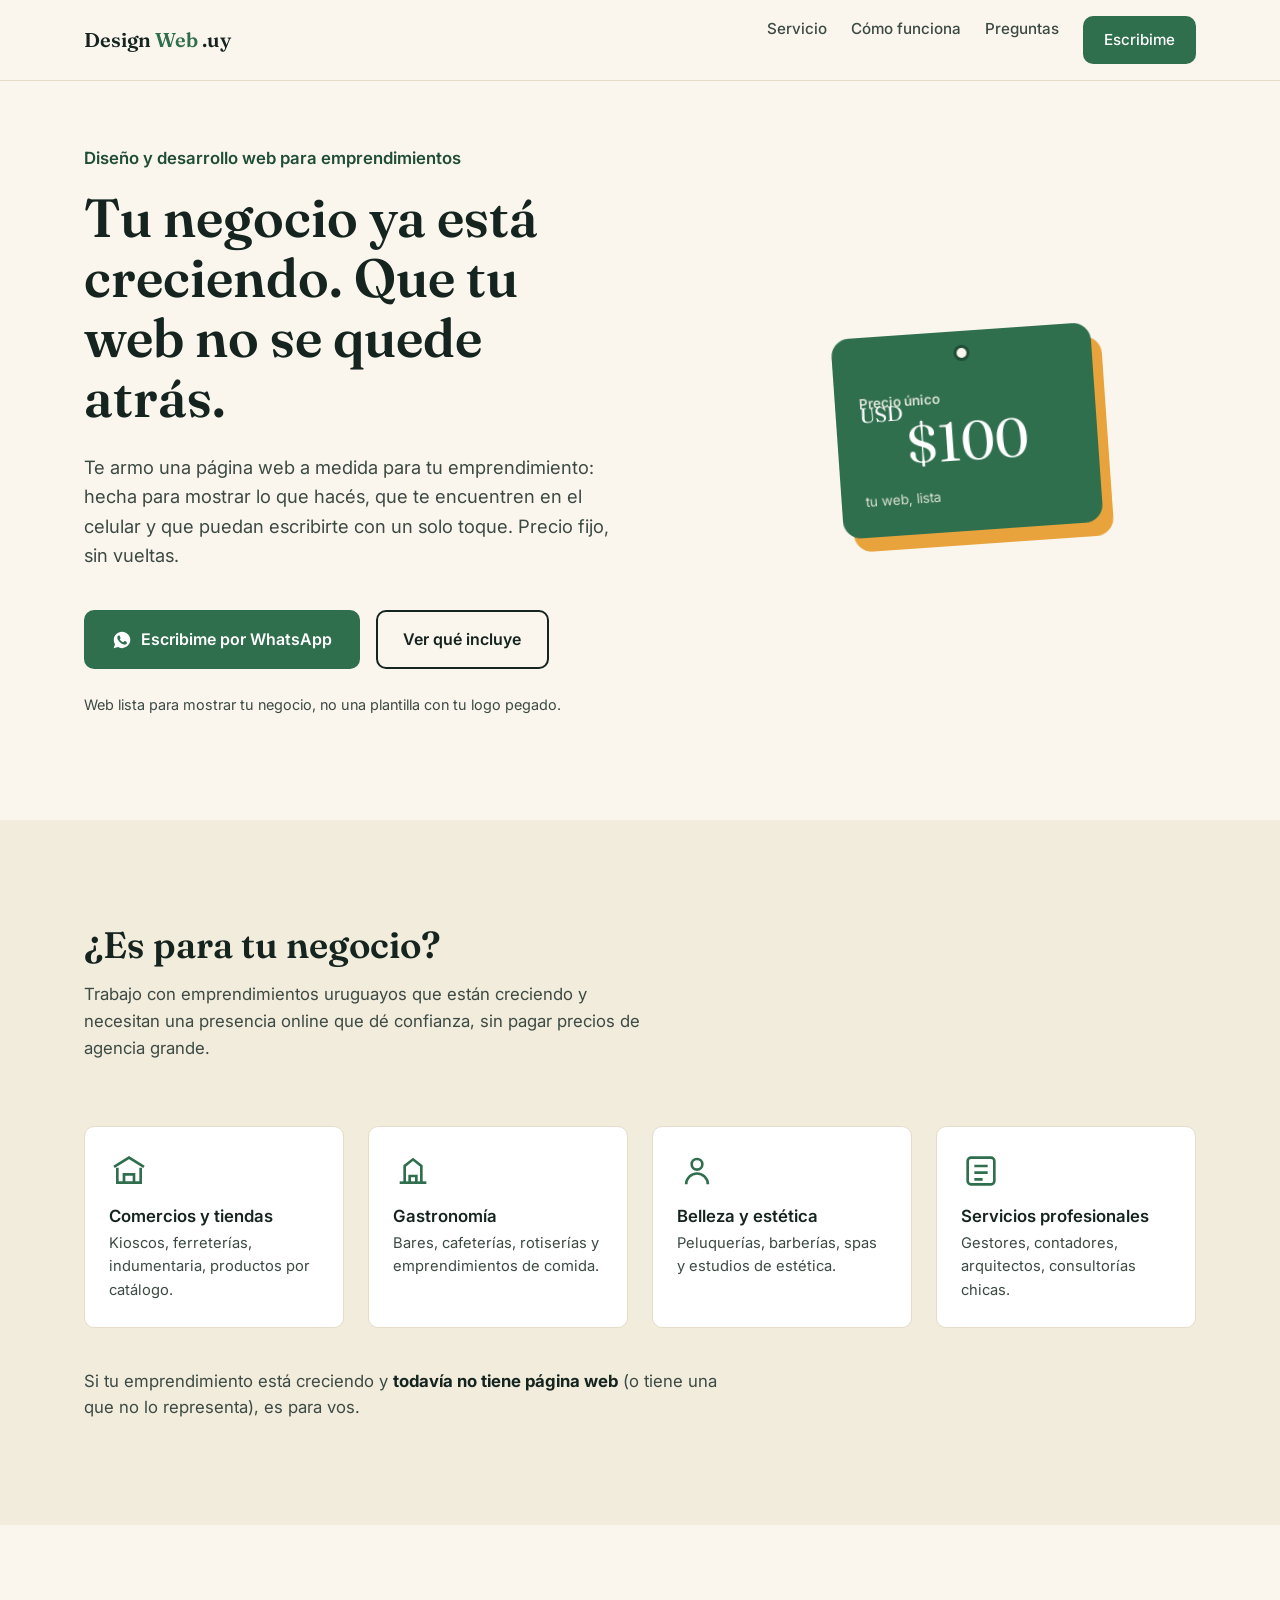
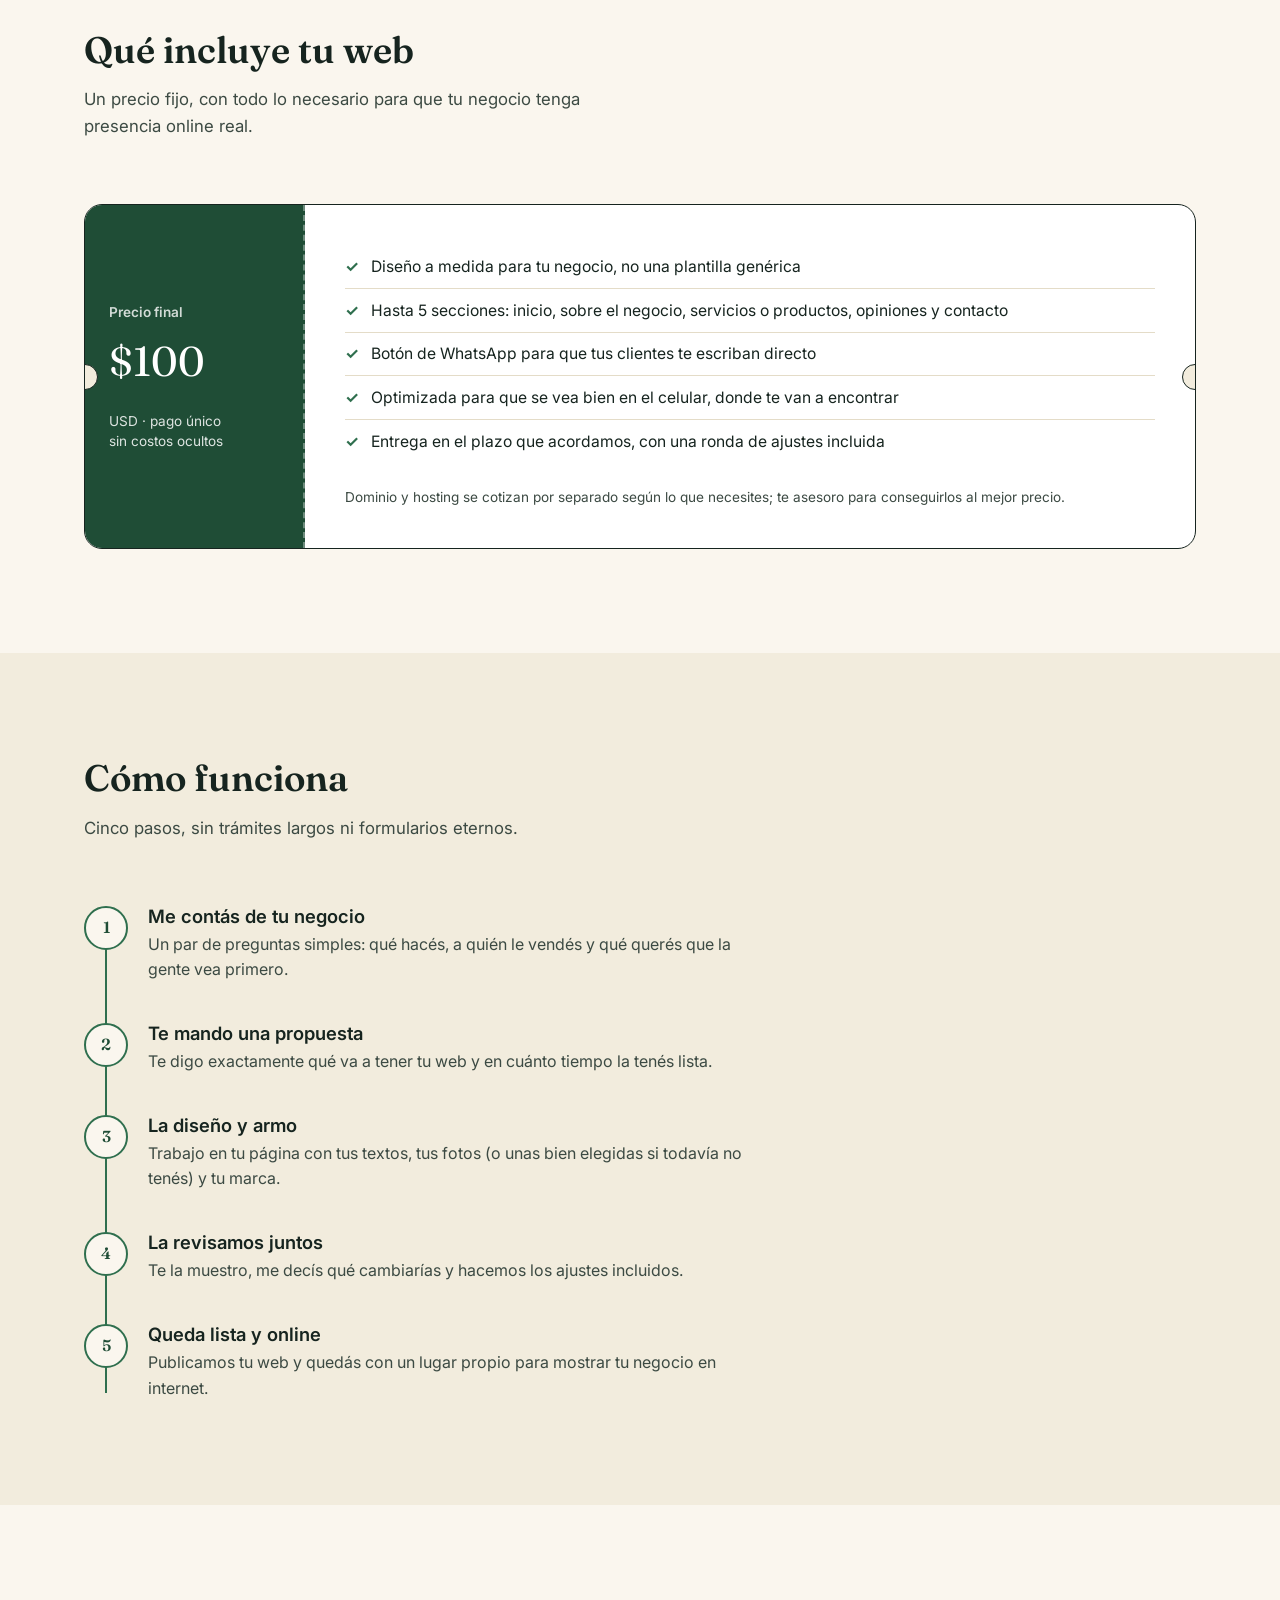
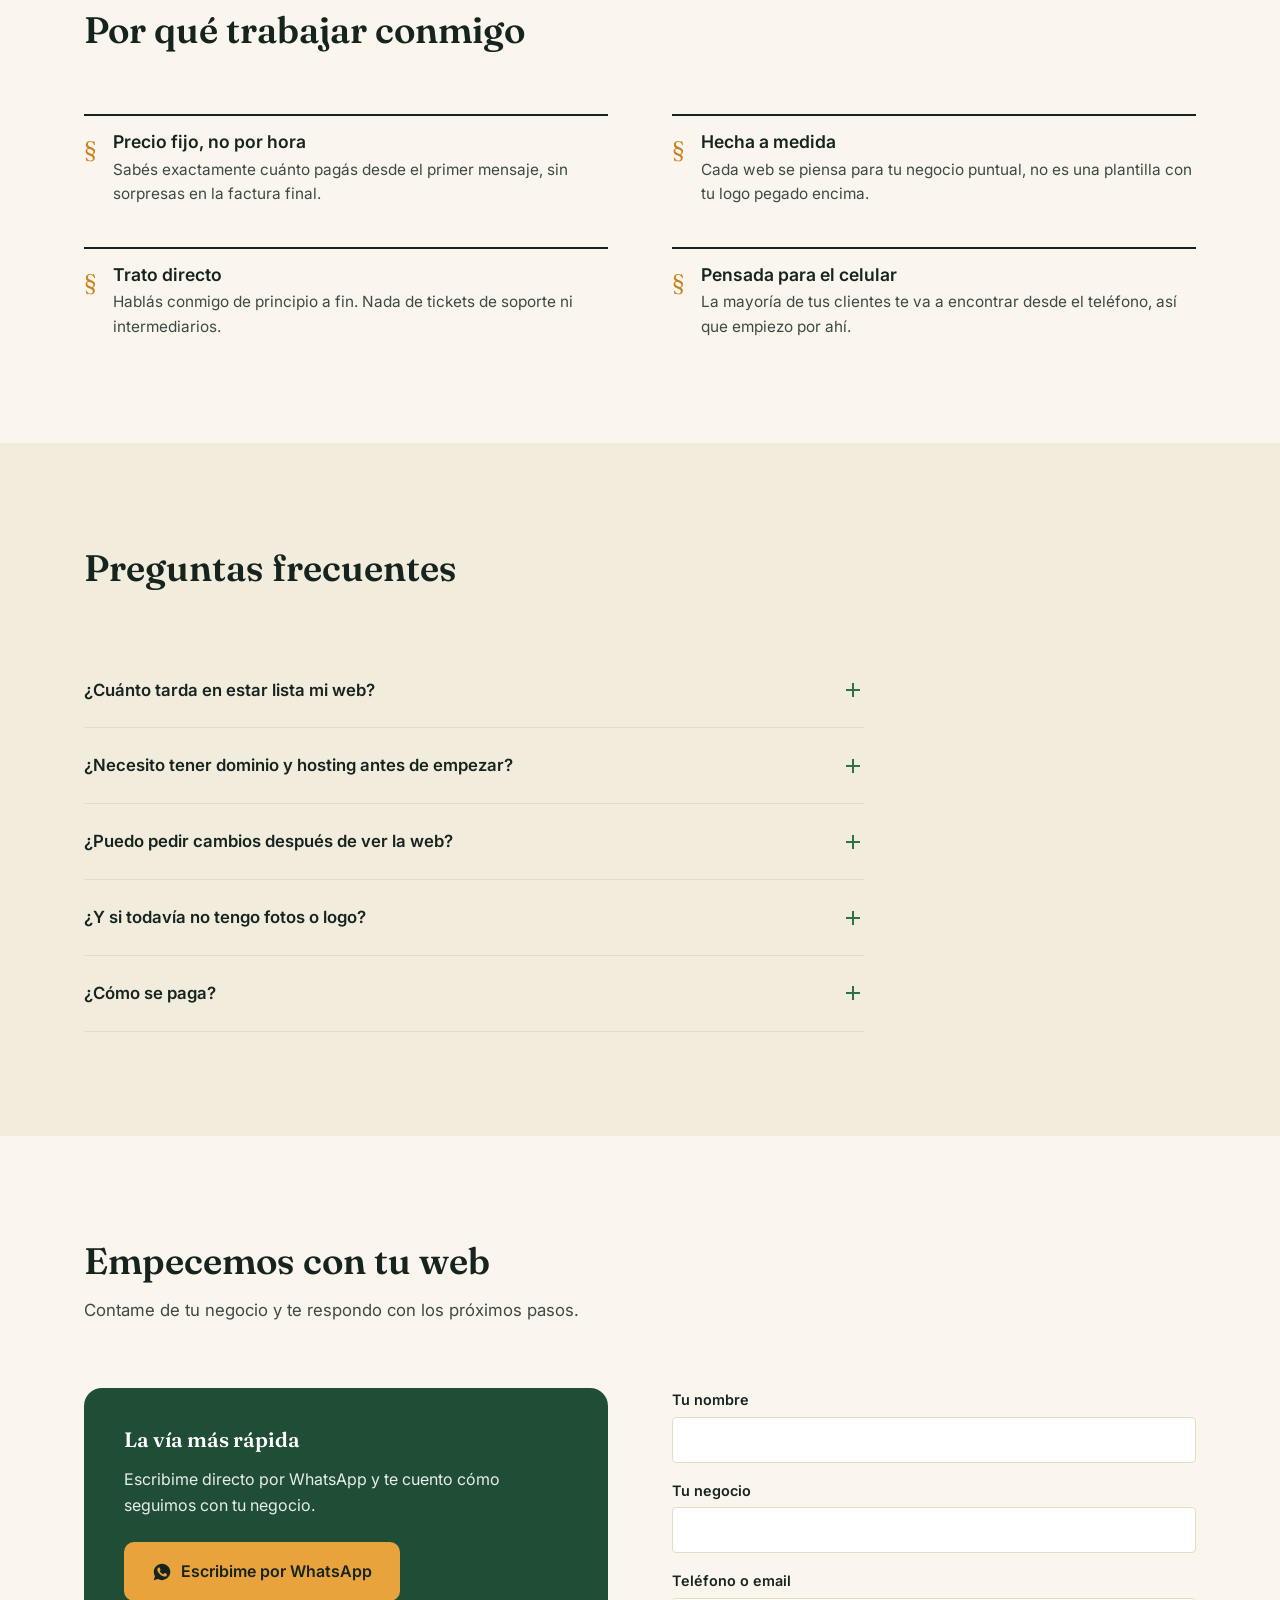
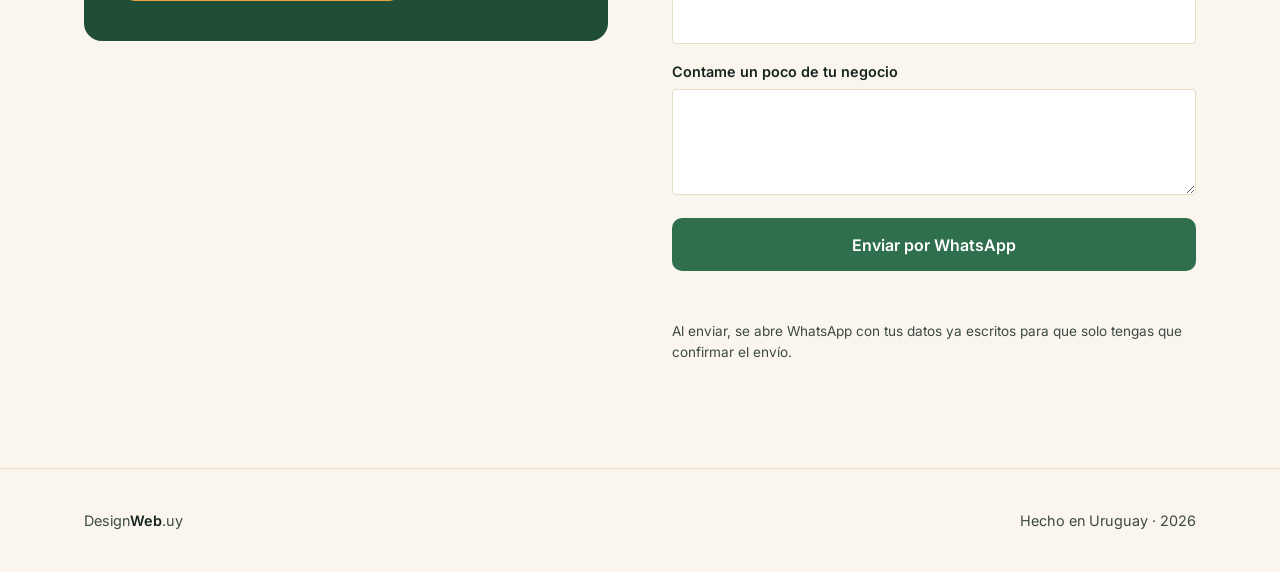
<file: index (9).html>
<!DOCTYPE html>
<html lang="es-UY">
<head>
  <meta charset="UTF-8" />
  <meta name="viewport" content="width=device-width, initial-scale=1.0" />
  <title>DesignWeb.uy — Tu página web por $100</title>
  <meta name="description" content="Páginas web a medida para emprendimientos en crecimiento en Uruguay. Precio fijo de $100, sin plantillas genéricas ni sorpresas." />

  <link rel="preconnect" href="https://fonts.googleapis.com">
  <link rel="preconnect" href="https://fonts.gstatic.com" crossorigin>
  <link href="https://fonts.googleapis.com/css2?family=Fraunces:opsz,wght@9..144,500;9..144,600;9..144,700&family=Inter:wght@400;500;600;700&display=swap" rel="stylesheet">

  <style>
/* =========================================================
   DesignWeb.uy — Sistema de diseño
   Paleta: tinta verde-carbón + verde crecimiento + mostaza
   Tipografía: Fraunces (display) + Inter (texto)
   ========================================================= */

:root {
  --ink: #16241f;
  --ink-soft: #3c4a43;
  --paper: #faf6ee;
  --paper-dim: #f2ecdd;
  --green: #2f6f4e;
  --green-deep: #1f4d36;
  --gold: #e8a33d;
  --gold-deep: #c9821f;
  --sand: #e4dcc8;
  --white: #ffffff;

  --font-display: "Fraunces", Georgia, serif;
  --font-body: "Inter", -apple-system, BlinkMacSystemFont, "Segoe UI", sans-serif;

  --max-w: 1160px;
  --radius-sm: 4px;
  --radius-md: 10px;
  --radius-lg: 18px;

  --space-1: 0.5rem;
  --space-2: 1rem;
  --space-3: 1.5rem;
  --space-4: 2.5rem;
  --space-5: 4rem;
  --space-6: 6.5rem;
}

/* ---------- Reset base ---------- */
*,
*::before,
*::after {
  box-sizing: border-box;
}

html {
  scroll-behavior: smooth;
}

@media (prefers-reduced-motion: reduce) {
  html {
    scroll-behavior: auto;
  }
  *,
  *::before,
  *::after {
    animation-duration: 0.01ms !important;
    animation-iteration-count: 1 !important;
    transition-duration: 0.01ms !important;
    scroll-behavior: auto !important;
  }
}

body {
  margin: 0;
  background: var(--paper);
  color: var(--ink);
  font-family: var(--font-body);
  font-size: 1rem;
  line-height: 1.6;
  -webkit-font-smoothing: antialiased;
}

img,
svg {
  display: block;
  max-width: 100%;
}

a {
  color: inherit;
}

h1,
h2,
h3,
h4 {
  font-family: var(--font-display);
  font-weight: 600;
  line-height: 1.12;
  margin: 0;
  color: var(--ink);
}

p {
  margin: 0;
}

ul {
  margin: 0;
  padding: 0;
  list-style: none;
}

button {
  font-family: inherit;
  cursor: pointer;
}

.container {
  max-width: var(--max-w);
  margin: 0 auto;
  padding: 0 var(--space-3);
}

.visually-hidden {
  position: absolute;
  width: 1px;
  height: 1px;
  overflow: hidden;
  clip: rect(0 0 0 0);
  white-space: nowrap;
}

:focus-visible {
  outline: 3px solid var(--gold);
  outline-offset: 3px;
}

/* ---------- Botones ---------- */
.btn {
  display: inline-flex;
  align-items: center;
  gap: 0.6rem;
  padding: 0.9rem 1.6rem;
  border-radius: var(--radius-md);
  font-weight: 600;
  font-size: 1rem;
  text-decoration: none;
  border: 2px solid transparent;
  transition: transform 0.15s ease, background-color 0.15s ease, border-color 0.15s ease;
  min-height: 48px;
}

.btn:hover {
  transform: translateY(-1px);
}

.btn:active {
  transform: translateY(0);
}

.btn--primary {
  background: var(--green);
  color: var(--white);
}

.btn--primary:hover {
  background: var(--green-deep);
}

.btn--ghost {
  background: transparent;
  border-color: var(--ink);
  color: var(--ink);
}

.btn--ghost:hover {
  border-color: var(--green);
  color: var(--green);
}

.btn--block {
  width: 100%;
  justify-content: center;
}

.btn svg {
  flex-shrink: 0;
}

/* ---------- Header ---------- */
.site-header {
  position: sticky;
  top: 0;
  z-index: 40;
  background: rgba(250, 246, 238, 0.92);
  backdrop-filter: blur(6px);
  border-bottom: 1px solid var(--sand);
}

.site-header__inner {
  display: flex;
  align-items: center;
  justify-content: space-between;
  padding-top: var(--space-2);
  padding-bottom: var(--space-2);
}

.logo {
  display: flex;
  align-items: baseline;
  gap: 0.25rem;
  font-family: var(--font-display);
  font-weight: 600;
  font-size: 1.25rem;
  text-decoration: none;
  color: var(--ink);
}

.logo span {
  color: var(--green);
}

.main-nav {
  display: flex;
  align-items: center;
  gap: var(--space-4);
}

.main-nav__links {
  display: flex;
  gap: var(--space-3);
}

.main-nav__links a {
  text-decoration: none;
  font-weight: 500;
  font-size: 0.95rem;
  color: var(--ink-soft);
  position: relative;
  padding: 0.25rem 0;
}

.main-nav__links a.btn {
  color: var(--white);
  padding: 0.6rem 1.2rem;
}

.main-nav__links a.btn::after {
  display: none;
}

.main-nav__links a::after {
  content: "";
  position: absolute;
  left: 0;
  bottom: -2px;
  width: 0;
  height: 2px;
  background: var(--green);
  transition: width 0.2s ease;
}

.main-nav__links a:hover::after,
.main-nav__links a:focus-visible::after {
  width: 100%;
}

.nav-toggle {
  display: none;
  background: none;
  border: none;
  padding: 0.5rem;
}

.nav-toggle span {
  display: block;
  width: 24px;
  height: 2px;
  background: var(--ink);
  margin: 5px 0;
  transition: transform 0.2s ease, opacity 0.2s ease;
}

/* ---------- Hero ---------- */
.hero {
  padding: var(--space-5) 0 var(--space-6);
  overflow: hidden;
}

.hero .container {
  display: grid;
  grid-template-columns: 1.1fr 0.9fr;
  gap: var(--space-5);
  align-items: center;
}

.hero__kicker {
  font-size: 1.05rem;
  color: var(--green-deep);
  font-weight: 600;
  margin-bottom: var(--space-2);
}

.hero__title {
  font-size: clamp(2.2rem, 4.2vw, 3.4rem);
  max-width: 15ch;
}

.hero__lead {
  margin-top: var(--space-3);
  font-size: 1.15rem;
  color: var(--ink-soft);
  max-width: 46ch;
}

.hero__actions {
  margin-top: var(--space-4);
  display: flex;
  flex-wrap: wrap;
  gap: var(--space-2);
}

.hero__note {
  margin-top: var(--space-3);
  font-size: 0.9rem;
  color: var(--ink-soft);
}

/* Etiqueta de precio estilo cartel de negocio */
.price-tag-wrap {
  display: flex;
  justify-content: center;
}

.price-tag {
  --rotate: -4deg;
  position: relative;
  background: var(--green);
  color: var(--white);
  width: 260px;
  padding: var(--space-4) var(--space-3) var(--space-3);
  border-radius: var(--radius-lg);
  transform: rotate(var(--rotate));
  box-shadow: 10px 14px 0 var(--gold);
  opacity: 0;
  transform-origin: top center;
}

.price-tag__hole {
  position: absolute;
  top: 14px;
  left: 50%;
  transform: translateX(-50%);
  width: 16px;
  height: 16px;
  background: var(--paper);
  border-radius: 50%;
  border: 3px solid var(--green-deep);
}

.price-tag__eyebrow {
  display: block;
  font-size: 0.85rem;
  font-weight: 600;
  color: var(--paper);
  opacity: 0.85;
  margin-top: var(--space-2);
}

.price-tag__amount {
  font-family: var(--font-display);
  font-size: 3.4rem;
  line-height: 1;
  margin-top: 0.35rem;
}

.price-tag__amount sup {
  position: relative;
  top: -1.6rem;
  font-size: 1.3rem;
  margin-right: 0.15rem;
}

.price-tag__amount small {
  font-size: 1.1rem;
  font-family: var(--font-body);
  font-weight: 600;
}

.price-tag__foot {
  display: block;
  margin-top: var(--space-2);
  font-size: 0.85rem;
  color: var(--paper);
  opacity: 0.85;
}

/* Animación de entrada (único momento orquestado) */
.hero__title,
.hero__lead,
.hero__actions,
.hero__note {
  opacity: 0;
  transform: translateY(14px);
  animation: rise 0.7s ease forwards;
}

.hero__title { animation-delay: 0.05s; }
.hero__lead { animation-delay: 0.18s; }
.hero__actions { animation-delay: 0.3s; }
.hero__note { animation-delay: 0.4s; }

.price-tag {
  animation: settle 0.8s cubic-bezier(0.2, 0.8, 0.3, 1) 0.35s forwards;
}

@keyframes rise {
  to {
    opacity: 1;
    transform: translateY(0);
  }
}

@keyframes settle {
  0% {
    opacity: 0;
    transform: rotate(6deg) translateY(-30px) scale(0.9);
  }
  100% {
    opacity: 1;
    transform: rotate(var(--rotate)) translateY(0) scale(1);
  }
}

@media (prefers-reduced-motion: reduce) {
  .hero__title,
  .hero__lead,
  .hero__actions,
  .hero__note,
  .price-tag {
    opacity: 1;
    transform: none;
    animation: none;
  }
}

/* ---------- Secciones genéricas ---------- */
section {
  padding: var(--space-6) 0;
}

.section__head {
  max-width: 56ch;
  margin-bottom: var(--space-5);
}

.section__title {
  font-size: clamp(1.7rem, 3vw, 2.3rem);
}

.section__lead {
  margin-top: var(--space-2);
  color: var(--ink-soft);
  font-size: 1.05rem;
}

.section--alt {
  background: var(--paper-dim);
}

/* ---------- Para quién es ---------- */
.audience-grid {
  display: grid;
  grid-template-columns: repeat(4, 1fr);
  gap: var(--space-3);
}

.audience-card {
  border: 1px solid var(--sand);
  border-radius: var(--radius-md);
  padding: var(--space-3);
  background: var(--white);
}

.audience-card__icon {
  width: 40px;
  height: 40px;
  color: var(--green);
  margin-bottom: var(--space-2);
}

.audience-card h3 {
  font-size: 1.05rem;
  font-family: var(--font-body);
  font-weight: 600;
}

.audience-card p {
  margin-top: 0.4rem;
  font-size: 0.92rem;
  color: var(--ink-soft);
}

.audience-foot {
  margin-top: var(--space-4);
  font-size: 1.05rem;
  color: var(--ink-soft);
  max-width: 60ch;
}

.audience-foot strong {
  color: var(--ink);
}

/* ---------- Ticket "Qué incluye" ---------- */
.ticket {
  position: relative;
  display: grid;
  grid-template-columns: 220px 1fr;
  background: var(--white);
  border: 1px solid var(--ink);
  border-radius: var(--radius-lg);
  overflow: hidden;
}

.ticket::before,
.ticket::after {
  content: "";
  position: absolute;
  top: 50%;
  width: 26px;
  height: 26px;
  background: var(--paper-dim);
  border: 1px solid var(--ink);
  border-radius: 50%;
  transform: translateY(-50%);
  z-index: 2;
}

.ticket::before { left: -13px; }
.ticket::after { right: -13px; }

.ticket__stub {
  background: var(--green-deep);
  color: var(--white);
  padding: var(--space-4) var(--space-3);
  display: flex;
  flex-direction: column;
  justify-content: center;
  border-right: 2px dashed rgba(255, 255, 255, 0.35);
}

.ticket__stub-label {
  font-size: 0.85rem;
  opacity: 0.8;
  font-weight: 600;
}

.ticket__stub-amount {
  font-family: var(--font-display);
  font-size: 2.6rem;
  margin-top: 0.3rem;
}

.ticket__stub-note {
  margin-top: var(--space-2);
  font-size: 0.85rem;
  opacity: 0.85;
  line-height: 1.5;
}

.ticket__body {
  padding: var(--space-4) var(--space-4);
}

.ticket__list li {
  display: flex;
  gap: 0.75rem;
  padding: 0.55rem 0;
  border-bottom: 1px solid var(--sand);
  font-size: 0.98rem;
}

.ticket__list li:last-child {
  border-bottom: none;
}

.ticket__list li::before {
  content: "✓";
  color: var(--green);
  font-weight: 700;
  flex-shrink: 0;
}

.ticket__disclaimer {
  margin-top: var(--space-3);
  font-size: 0.85rem;
  color: var(--ink-soft);
}

/* ---------- Cómo funciona ---------- */
.steps {
  position: relative;
  display: grid;
  gap: var(--space-4);
  padding-left: var(--space-5);
}

.steps__line {
  position: absolute;
  left: 21px;
  top: 8px;
  bottom: 8px;
  width: 2px;
  background: var(--sand);
}

.steps__line-fill {
  position: absolute;
  left: 0;
  top: 0;
  width: 100%;
  height: 0%;
  background: var(--green);
  transition: height 1.1s ease;
}

.step {
  position: relative;
}

.step__index {
  position: absolute;
  left: calc(-1 * var(--space-5));
  top: 0;
  width: 44px;
  height: 44px;
  border-radius: 50%;
  background: var(--paper);
  border: 2px solid var(--green);
  color: var(--green-deep);
  font-family: var(--font-display);
  font-weight: 600;
  display: flex;
  align-items: center;
  justify-content: center;
}

.step h3 {
  font-size: 1.15rem;
  font-family: var(--font-body);
  font-weight: 600;
}

.step p {
  margin-top: 0.35rem;
  color: var(--ink-soft);
  max-width: 60ch;
}

/* ---------- Por qué elegirnos ---------- */
.reasons {
  display: grid;
  grid-template-columns: repeat(2, 1fr);
  gap: var(--space-4) var(--space-5);
}

.reason {
  display: flex;
  gap: var(--space-2);
  border-top: 2px solid var(--ink);
  padding-top: var(--space-2);
}

.reason__mark {
  font-family: var(--font-display);
  font-size: 1.4rem;
  color: var(--gold-deep);
  flex-shrink: 0;
}

.reason h3 {
  font-size: 1.1rem;
  font-family: var(--font-body);
  font-weight: 600;
}

.reason p {
  margin-top: 0.35rem;
  color: var(--ink-soft);
  font-size: 0.96rem;
}

/* ---------- FAQ ---------- */
.faq {
  max-width: 780px;
}

.faq-item {
  border-bottom: 1px solid var(--sand);
}

.faq-item__question {
  width: 100%;
  background: none;
  border: none;
  text-align: left;
  padding: var(--space-3) 0;
  display: flex;
  justify-content: space-between;
  align-items: center;
  gap: var(--space-2);
  font-size: 1.05rem;
  font-weight: 600;
  color: var(--ink);
}

.faq-item__icon {
  flex-shrink: 0;
  width: 22px;
  height: 22px;
  position: relative;
}

.faq-item__icon::before,
.faq-item__icon::after {
  content: "";
  position: absolute;
  background: var(--green);
  top: 50%;
  left: 50%;
  transform: translate(-50%, -50%);
  transition: transform 0.2s ease, opacity 0.2s ease;
}

.faq-item__icon::before {
  width: 14px;
  height: 2px;
}

.faq-item__icon::after {
  width: 2px;
  height: 14px;
}

.faq-item[open] .faq-item__icon::after {
  opacity: 0;
  transform: translate(-50%, -50%) rotate(90deg);
}

.faq-item__answer {
  padding: 0 0 var(--space-3);
  color: var(--ink-soft);
  max-width: 65ch;
}

/* Usamos <details> nativo, sin marcador por defecto */
.faq-item summary {
  list-style: none;
  cursor: pointer;
}

.faq-item summary::-webkit-details-marker {
  display: none;
}

/* ---------- Contacto ---------- */
.contact {
  display: grid;
  grid-template-columns: 1fr 1fr;
  gap: var(--space-5);
  align-items: start;
}

.contact__whatsapp {
  background: var(--green-deep);
  color: var(--white);
  border-radius: var(--radius-lg);
  padding: var(--space-4);
}

.contact__whatsapp h3 {
  font-size: 1.3rem;
  color: var(--white);
}

.contact__whatsapp p {
  margin-top: var(--space-2);
  opacity: 0.9;
  max-width: 40ch;
}

.contact__whatsapp .btn {
  margin-top: var(--space-3);
  background: var(--gold);
  color: var(--ink);
}

.contact__whatsapp .btn:hover {
  background: var(--gold-deep);
  color: var(--white);
}

.form-field {
  margin-bottom: var(--space-2);
}

.form-field label {
  display: block;
  font-size: 0.9rem;
  font-weight: 600;
  margin-bottom: 0.35rem;
}

.form-field input,
.form-field textarea {
  width: 100%;
  padding: 0.75rem 0.9rem;
  border: 1.5px solid var(--sand);
  border-radius: var(--radius-sm);
  font-family: inherit;
  font-size: 1rem;
  background: var(--white);
  color: var(--ink);
}

.form-field input:focus,
.form-field textarea:focus {
  border-color: var(--green);
}

.form-note {
  font-size: 0.85rem;
  color: var(--ink-soft);
  margin-top: var(--space-2);
}

.form-status {
  margin-top: var(--space-2);
  font-size: 0.92rem;
  font-weight: 600;
  color: var(--green-deep);
  min-height: 1.2em;
}

/* ---------- Footer ---------- */
.site-footer {
  border-top: 1px solid var(--sand);
  padding: var(--space-4) 0;
}

.site-footer .container {
  display: flex;
  flex-wrap: wrap;
  justify-content: space-between;
  gap: var(--space-2);
  align-items: center;
  font-size: 0.9rem;
  color: var(--ink-soft);
}

.site-footer a {
  text-decoration: none;
  font-weight: 600;
  color: var(--ink);
}

/* ---------- Responsive ---------- */
@media (max-width: 960px) {
  .hero .container {
    grid-template-columns: 1fr;
  }

  .price-tag-wrap {
    order: -1;
  }

  .price-tag {
    width: 200px;
  }

  .audience-grid {
    grid-template-columns: repeat(2, 1fr);
  }

  .reasons {
    grid-template-columns: 1fr;
    gap: var(--space-3);
  }

  .contact {
    grid-template-columns: 1fr;
  }
}

@media (max-width: 720px) {
  .main-nav__links {
    position: fixed;
    inset: 64px var(--space-3) auto var(--space-3);
    background: var(--paper);
    border: 1px solid var(--sand);
    border-radius: var(--radius-md);
    flex-direction: column;
    padding: var(--space-2);
    gap: 0;
    box-shadow: 0 12px 24px rgba(22, 36, 31, 0.12);
    transform: translateY(-8px);
    opacity: 0;
    pointer-events: none;
    transition: transform 0.2s ease, opacity 0.2s ease;
  }

  .main-nav__links a {
    padding: 0.75rem 0.5rem;
  }

  .main-nav.is-open .main-nav__links {
    transform: translateY(0);
    opacity: 1;
    pointer-events: auto;
  }

  .nav-toggle {
    display: block;
  }

  .main-nav.is-open .nav-toggle span:nth-child(1) {
    transform: translateY(7px) rotate(45deg);
  }
  .main-nav.is-open .nav-toggle span:nth-child(2) {
    opacity: 0;
  }
  .main-nav.is-open .nav-toggle span:nth-child(3) {
    transform: translateY(-7px) rotate(-45deg);
  }
}

@media (max-width: 620px) {
  .audience-grid {
    grid-template-columns: 1fr;
  }

  .ticket {
    grid-template-columns: 1fr;
  }

  .ticket__stub {
    border-right: none;
    border-bottom: 2px dashed rgba(255, 255, 255, 0.35);
  }

  .ticket::before {
    top: -13px;
    left: 50%;
    transform: translateX(-50%);
  }

  .ticket::after {
    top: auto;
    bottom: -13px;
    left: 50%;
    right: auto;
    transform: translateX(-50%);
  }

  .steps {
    padding-left: var(--space-4);
  }

  .step__index {
    left: calc(-1 * var(--space-4));
    width: 36px;
    height: 36px;
    font-size: 0.9rem;
  }
}

  </style>
</head>
<body>

  <header class="site-header">
    <div class="container site-header__inner">
      <a href="#inicio" class="logo">Design<span>Web</span>.uy</a>

      <nav class="main-nav" id="main-nav">
        <ul class="main-nav__links">
          <li><a href="#servicio">Servicio</a></li>
          <li><a href="#como-funciona">Cómo funciona</a></li>
          <li><a href="#preguntas">Preguntas</a></li>
          <li><a href="#contacto" class="btn btn--primary">Escribime</a></li>
        </ul>
        <button class="nav-toggle" id="nav-toggle" aria-label="Abrir menú" aria-expanded="false" aria-controls="main-nav">
          <span></span><span></span><span></span>
        </button>
      </nav>
    </div>
  </header>

  <main id="inicio">

    <!-- HERO -->
    <section class="hero">
      <div class="container">
        <div class="hero__copy">
          <p class="hero__kicker">Diseño y desarrollo web para emprendimientos</p>
          <h1 class="hero__title">Tu negocio ya está creciendo. Que tu web no se quede atrás.</h1>
          <p class="hero__lead">
            Te armo una página web a medida para tu emprendimiento: hecha para mostrar lo que hacés,
            que te encuentren en el celular y que puedan escribirte con un solo toque. Precio fijo,
            sin vueltas.
          </p>
          <div class="hero__actions">
            <a href="#contacto" class="btn btn--primary" id="whatsapp-hero">
              <svg width="20" height="20" viewBox="0 0 24 24" fill="currentColor" aria-hidden="true"><path d="M12.04 2C6.58 2 2.13 6.45 2.13 11.91c0 1.87.5 3.62 1.44 5.12L2 22l5.2-1.53a9.87 9.87 0 0 0 4.84 1.28h.01c5.46 0 9.91-4.45 9.91-9.91S17.5 2 12.04 2Zm5.82 14.08c-.24.68-1.4 1.3-1.93 1.38-.5.08-1.12.11-1.8-.11-.42-.13-.96-.31-1.65-.6-2.9-1.25-4.78-4.15-4.93-4.35-.15-.2-1.18-1.57-1.18-3 0-1.42.75-2.12 1.02-2.41.26-.28.57-.35.76-.35.19 0 .38 0 .55.01.18.01.42-.07.65.5.24.58.8 2 .87 2.15.07.15.11.32.02.5-.09.19-.14.3-.27.46-.13.16-.28.35-.4.47-.13.13-.27.27-.11.55.16.28.71 1.18 1.53 1.91 1.05.94 1.94 1.24 2.22 1.38.28.13.44.11.6-.06.16-.18.7-.81.88-1.09.19-.28.37-.23.62-.14.25.1 1.59.75 1.87.88.27.14.45.21.51.32.07.11.07.63-.17 1.31Z"/></svg>
              Escribime por WhatsApp
            </a>
            <a href="#servicio" class="btn btn--ghost">Ver qué incluye</a>
          </div>
          <p class="hero__note">Web lista para mostrar tu negocio, no una plantilla con tu logo pegado.</p>
        </div>

        <div class="price-tag-wrap">
          <div class="price-tag">
            <span class="price-tag__hole" aria-hidden="true"></span>
            <span class="price-tag__eyebrow">Precio único</span>
            <p class="price-tag__amount"><sup>USD</sup>$100</p>
            <span class="price-tag__foot">tu web, lista</span>
          </div>
        </div>
      </div>
    </section>

    <!-- PARA QUIÉN ES -->
    <section id="para-quien" class="section--alt">
      <div class="container">
        <div class="section__head">
          <h2 class="section__title">¿Es para tu negocio?</h2>
          <p class="section__lead">
            Trabajo con emprendimientos uruguayos que están creciendo y necesitan una presencia
            online que dé confianza, sin pagar precios de agencia grande.
          </p>
        </div>

        <div class="audience-grid">
          <article class="audience-card">
            <svg class="audience-card__icon" viewBox="0 0 24 24" fill="none" stroke="currentColor" stroke-width="1.6"><path d="M3 9.5 12 4l9 5.5"/><path d="M5 10v9h14v-9"/><path d="M9 19v-5h6v5"/></svg>
            <h3>Comercios y tiendas</h3>
            <p>Kioscos, ferreterías, indumentaria, productos por catálogo.</p>
          </article>
          <article class="audience-card">
            <svg class="audience-card__icon" viewBox="0 0 24 24" fill="none" stroke="currentColor" stroke-width="1.6"><path d="M4 19h16"/><path d="M7 19V9l5-4 5 4v10"/><path d="M10 19v-4h4v4"/></svg>
            <h3>Gastronomía</h3>
            <p>Bares, cafeterías, rotiserías y emprendimientos de comida.</p>
          </article>
          <article class="audience-card">
            <svg class="audience-card__icon" viewBox="0 0 24 24" fill="none" stroke="currentColor" stroke-width="1.6"><circle cx="12" cy="8" r="3.2"/><path d="M5.5 20a6.5 6.5 0 0 1 13 0"/></svg>
            <h3>Belleza y estética</h3>
            <p>Peluquerías, barberías, spas y estudios de estética.</p>
          </article>
          <article class="audience-card">
            <svg class="audience-card__icon" viewBox="0 0 24 24" fill="none" stroke="currentColor" stroke-width="1.6"><rect x="4" y="4" width="16" height="16" rx="2"/><path d="M8 9h8M8 13h8M8 17h5"/></svg>
            <h3>Servicios profesionales</h3>
            <p>Gestores, contadores, arquitectos, consultorías chicas.</p>
          </article>
        </div>

        <p class="audience-foot">
          Si tu emprendimiento está creciendo y <strong>todavía no tiene página web</strong>
          (o tiene una que no lo representa), es para vos.
        </p>
      </div>
    </section>

    <!-- QUÉ INCLUYE -->
    <section id="servicio">
      <div class="container">
        <div class="section__head">
          <h2 class="section__title">Qué incluye tu web</h2>
          <p class="section__lead">
            Un precio fijo, con todo lo necesario para que tu negocio tenga presencia online real.
          </p>
        </div>

        <div class="ticket">
          <div class="ticket__stub">
            <span class="ticket__stub-label">Precio final</span>
            <span class="ticket__stub-amount">$100</span>
            <p class="ticket__stub-note">USD · pago único<br>sin costos ocultos</p>
          </div>
          <div class="ticket__body">
            <ul class="ticket__list">
              <li>Diseño a medida para tu negocio, no una plantilla genérica</li>
              <li>Hasta 5 secciones: inicio, sobre el negocio, servicios o productos, opiniones y contacto</li>
              <li>Botón de WhatsApp para que tus clientes te escriban directo</li>
              <li>Optimizada para que se vea bien en el celular, donde te van a encontrar</li>
              <li>Entrega en el plazo que acordamos, con una ronda de ajustes incluida</li>
            </ul>
            <p class="ticket__disclaimer">
              Dominio y hosting se cotizan por separado según lo que necesites; te asesoro para
              conseguirlos al mejor precio.
            </p>
          </div>
        </div>
      </div>
    </section>

    <!-- CÓMO FUNCIONA -->
    <section id="como-funciona" class="section--alt">
      <div class="container">
        <div class="section__head">
          <h2 class="section__title">Cómo funciona</h2>
          <p class="section__lead">Cinco pasos, sin trámites largos ni formularios eternos.</p>
        </div>

        <div class="steps" id="steps">
          <div class="steps__line"><div class="steps__line-fill" id="steps-line-fill"></div></div>

          <div class="step">
            <span class="step__index">1</span>
            <h3>Me contás de tu negocio</h3>
            <p>Un par de preguntas simples: qué hacés, a quién le vendés y qué querés que la gente vea primero.</p>
          </div>
          <div class="step">
            <span class="step__index">2</span>
            <h3>Te mando una propuesta</h3>
            <p>Te digo exactamente qué va a tener tu web y en cuánto tiempo la tenés lista.</p>
          </div>
          <div class="step">
            <span class="step__index">3</span>
            <h3>La diseño y armo</h3>
            <p>Trabajo en tu página con tus textos, tus fotos (o unas bien elegidas si todavía no tenés) y tu marca.</p>
          </div>
          <div class="step">
            <span class="step__index">4</span>
            <h3>La revisamos juntos</h3>
            <p>Te la muestro, me decís qué cambiarías y hacemos los ajustes incluidos.</p>
          </div>
          <div class="step">
            <span class="step__index">5</span>
            <h3>Queda lista y online</h3>
            <p>Publicamos tu web y quedás con un lugar propio para mostrar tu negocio en internet.</p>
          </div>
        </div>
      </div>
    </section>

    <!-- POR QUÉ ELEGIRNOS -->
    <section id="por-que">
      <div class="container">
        <div class="section__head">
          <h2 class="section__title">Por qué trabajar conmigo</h2>
        </div>

        <div class="reasons">
          <div class="reason">
            <span class="reason__mark">§</span>
            <div>
              <h3>Precio fijo, no por hora</h3>
              <p>Sabés exactamente cuánto pagás desde el primer mensaje, sin sorpresas en la factura final.</p>
            </div>
          </div>
          <div class="reason">
            <span class="reason__mark">§</span>
            <div>
              <h3>Hecha a medida</h3>
              <p>Cada web se piensa para tu negocio puntual, no es una plantilla con tu logo pegado encima.</p>
            </div>
          </div>
          <div class="reason">
            <span class="reason__mark">§</span>
            <div>
              <h3>Trato directo</h3>
              <p>Hablás conmigo de principio a fin. Nada de tickets de soporte ni intermediarios.</p>
            </div>
          </div>
          <div class="reason">
            <span class="reason__mark">§</span>
            <div>
              <h3>Pensada para el celular</h3>
              <p>La mayoría de tus clientes te va a encontrar desde el teléfono, así que empiezo por ahí.</p>
            </div>
          </div>
        </div>
      </div>
    </section>

    <!-- FAQ -->
    <section id="preguntas" class="section--alt">
      <div class="container">
        <div class="section__head">
          <h2 class="section__title">Preguntas frecuentes</h2>
        </div>

        <div class="faq">
          <details class="faq-item" name="faq">
            <summary class="faq-item__question">
              ¿Cuánto tarda en estar lista mi web?
              <span class="faq-item__icon" aria-hidden="true"></span>
            </summary>
            <div class="faq-item__answer">
              <p>Depende de cuánto contenido tengamos listo, pero el plazo habitual se acuerda en la propuesta inicial y suele rondar entre una semana y diez días desde que me pasás todo el material.</p>
            </div>
          </details>

          <details class="faq-item" name="faq">
            <summary class="faq-item__question">
              ¿Necesito tener dominio y hosting antes de empezar?
              <span class="faq-item__icon" aria-hidden="true"></span>
            </summary>
            <div class="faq-item__answer">
              <p>No. Si todavía no tenés, te ayudo a elegir y conseguir el dominio y el hosting más convenientes para tu caso. Ese costo se cotiza aparte porque depende del proveedor.</p>
            </div>
          </details>

          <details class="faq-item" name="faq">
            <summary class="faq-item__question">
              ¿Puedo pedir cambios después de ver la web?
              <span class="faq-item__icon" aria-hidden="true"></span>
            </summary>
            <div class="faq-item__answer">
              <p>Sí, la propuesta incluye una ronda de ajustes antes de la entrega final. Cambios grandes o fuera de lo acordado se cotizan por separado.</p>
            </div>
          </details>

          <details class="faq-item" name="faq">
            <summary class="faq-item__question">
              ¿Y si todavía no tengo fotos o logo?
              <span class="faq-item__icon" aria-hidden="true"></span>
            </summary>
            <div class="faq-item__answer">
              <p>No es un problema. Podemos arrancar con imágenes provisorias bien elegidas y actualizarlas cuando las tengas, o te sugiero opciones simples para conseguir buenas fotos de tu negocio.</p>
            </div>
          </details>

          <details class="faq-item" name="faq">
            <summary class="faq-item__question">
              ¿Cómo se paga?
              <span class="faq-item__icon" aria-hidden="true"></span>
            </summary>
            <div class="faq-item__answer">
              <p>Lo conversamos por WhatsApp según lo que te resulte más cómodo. Te cuento las formas de pago disponibles apenas confirmamos el proyecto.</p>
            </div>
          </details>
        </div>
      </div>
    </section>

    <!-- CONTACTO -->
    <section id="contacto">
      <div class="container">
        <div class="section__head">
          <h2 class="section__title">Empecemos con tu web</h2>
          <p class="section__lead">Contame de tu negocio y te respondo con los próximos pasos.</p>
        </div>

        <div class="contact">
          <div class="contact__whatsapp">
            <h3>La vía más rápida</h3>
            <p>Escribime directo por WhatsApp y te cuento cómo seguimos con tu negocio.</p>
            <a href="#" class="btn" id="whatsapp-contact">
              <svg width="20" height="20" viewBox="0 0 24 24" fill="currentColor" aria-hidden="true"><path d="M12.04 2C6.58 2 2.13 6.45 2.13 11.91c0 1.87.5 3.62 1.44 5.12L2 22l5.2-1.53a9.87 9.87 0 0 0 4.84 1.28h.01c5.46 0 9.91-4.45 9.91-9.91S17.5 2 12.04 2Zm5.82 14.08c-.24.68-1.4 1.3-1.93 1.38-.5.08-1.12.11-1.8-.11-.42-.13-.96-.31-1.65-.6-2.9-1.25-4.78-4.15-4.93-4.35-.15-.2-1.18-1.57-1.18-3 0-1.42.75-2.12 1.02-2.41.26-.28.57-.35.76-.35.19 0 .38 0 .55.01.18.01.42-.07.65.5.24.58.8 2 .87 2.15.07.15.11.32.02.5-.09.19-.14.3-.27.46-.13.16-.28.35-.4.47-.13.13-.27.27-.11.55.16.28.71 1.18 1.53 1.91 1.05.94 1.94 1.24 2.22 1.38.28.13.44.11.6-.06.16-.18.7-.81.88-1.09.19-.28.37-.23.62-.14.25.1 1.59.75 1.87.88.27.14.45.21.51.32.07.11.07.63-.17 1.31Z"/></svg>
              Escribime por WhatsApp
            </a>
          </div>

          <form id="contact-form" novalidate>
            <div class="form-field">
              <label for="name">Tu nombre</label>
              <input type="text" id="name" name="name" autocomplete="name" required />
            </div>
            <div class="form-field">
              <label for="business">Tu negocio</label>
              <input type="text" id="business" name="business" autocomplete="organization" required />
            </div>
            <div class="form-field">
              <label for="phoneEmail">Teléfono o email</label>
              <input type="text" id="phoneEmail" name="phoneEmail" autocomplete="email" required />
            </div>
            <div class="form-field">
              <label for="message">Contame un poco de tu negocio</label>
              <textarea id="message" name="message" rows="4"></textarea>
            </div>
            <button type="submit" class="btn btn--primary btn--block">Enviar por WhatsApp</button>
            <p class="form-status" id="form-status" role="status" aria-live="polite"></p>
            <p class="form-note">Al enviar, se abre WhatsApp con tus datos ya escritos para que solo tengas que confirmar el envío.</p>
          </form>
        </div>
      </div>
    </section>

  </main>

  <footer class="site-footer">
    <div class="container">
      <span>Design<a href="#inicio">Web</a>.uy</span>
      <span>Hecho en Uruguay · <span id="year"></span></span>
    </div>
  </footer>

  <script>
/* =========================================================
   DesignWeb.uy — main.js
   Todo lo que hay que editar para poner en marcha el sitio
   está reunido en el objeto CONFIG de acá abajo.
   ========================================================= */

const CONFIG = {
  // Reemplazá por tu número real, con código de país, solo números.
  // Ejemplo Uruguay: "59899999999"
  whatsappNumber: "PON_TU_NUMERO_AQUI",

  // Mensaje que aparece ya escrito cuando alguien toca "Escribime por WhatsApp"
  // desde el hero o desde el botón de contacto (sin pasar por el formulario).
  defaultMessage: "Hola! Vi tu página DesignWeb.uy y quiero averiguar por una web para mi negocio.",
};

function buildWhatsAppLink(message) {
  const digitsOnly = CONFIG.whatsappNumber.replace(/\D/g, "");
  const text = encodeURIComponent(message);
  if (!digitsOnly) {
    // Todavía no se cargó el número real: evitamos un link roto.
    return null;
  }
  return `https://wa.me/${digitsOnly}?text=${text}`;
}

function wireStaticWhatsAppButtons() {
  const link = buildWhatsAppLink(CONFIG.defaultMessage);
  const buttons = [
    document.getElementById("whatsapp-hero"),
    document.getElementById("whatsapp-contact"),
  ];

  buttons.forEach((btn) => {
    if (!btn) return;
    if (link) {
      btn.setAttribute("href", link);
      btn.setAttribute("target", "_blank");
      btn.setAttribute("rel", "noopener");
    } else {
      // Sin número configurado todavía: el botón lleva al formulario.
      btn.setAttribute("href", "#contacto");
    }
  });
}

function wireMobileNav() {
  const nav = document.getElementById("main-nav");
  const toggle = document.getElementById("nav-toggle");
  if (!nav || !toggle) return;

  toggle.addEventListener("click", () => {
    const isOpen = nav.classList.toggle("is-open");
    toggle.setAttribute("aria-expanded", String(isOpen));
    toggle.setAttribute("aria-label", isOpen ? "Cerrar menú" : "Abrir menú");
  });

  nav.querySelectorAll(".main-nav__links a").forEach((link) => {
    link.addEventListener("click", () => {
      nav.classList.remove("is-open");
      toggle.setAttribute("aria-expanded", "false");
    });
  });
}

function wireContactForm() {
  const form = document.getElementById("contact-form");
  const status = document.getElementById("form-status");
  if (!form) return;

  form.addEventListener("submit", (event) => {
    event.preventDefault();

    const name = form.name.value.trim();
    const business = form.business.value.trim();
    const phoneEmail = form.phoneEmail.value.trim();
    const message = form.message.value.trim();

    if (!name || !business || !phoneEmail) {
      if (status) status.textContent = "Completá nombre, negocio y un dato de contacto para continuar.";
      return;
    }

    const text = [
      `Hola! Soy ${name} de ${business}.`,
      `Quiero averiguar por una web para mi negocio.`,
      message ? `Un poco de contexto: ${message}` : null,
      `Para responderme podés usar: ${phoneEmail}`,
    ]
      .filter(Boolean)
      .join(" ");

    const link = buildWhatsAppLink(text);

    if (!link) {
      if (status) {
        status.textContent =
          "El WhatsApp todavía no está configurado en el sitio. Escribinos por otro medio mientras tanto.";
      }
      return;
    }

    if (status) status.textContent = "¡Listo! Te llevamos a WhatsApp para confirmar el envío.";
    window.open(link, "_blank", "noopener");
    form.reset();
  });
}

function wireStepsAnimation() {
  const steps = document.getElementById("steps");
  const fill = document.getElementById("steps-line-fill");
  if (!steps || !fill) return;

  const prefersReducedMotion = window.matchMedia("(prefers-reduced-motion: reduce)").matches;
  if (prefersReducedMotion) {
    fill.style.height = "100%";
    return;
  }

  if (!("IntersectionObserver" in window)) {
    fill.style.height = "100%";
    return;
  }

  const observer = new IntersectionObserver(
    (entries) => {
      entries.forEach((entry) => {
        if (entry.isIntersecting) {
          fill.style.height = "100%";
          observer.disconnect();
        }
      });
    },
    { threshold: 0.35 }
  );

  observer.observe(steps);
}

function setFooterYear() {
  const el = document.getElementById("year");
  if (el) el.textContent = new Date().getFullYear();
}

document.addEventListener("DOMContentLoaded", () => {
  wireStaticWhatsAppButtons();
  wireMobileNav();
  wireContactForm();
  wireStepsAnimation();
  setFooterYear();
});

  </script>
</body>
</html>
</file>
